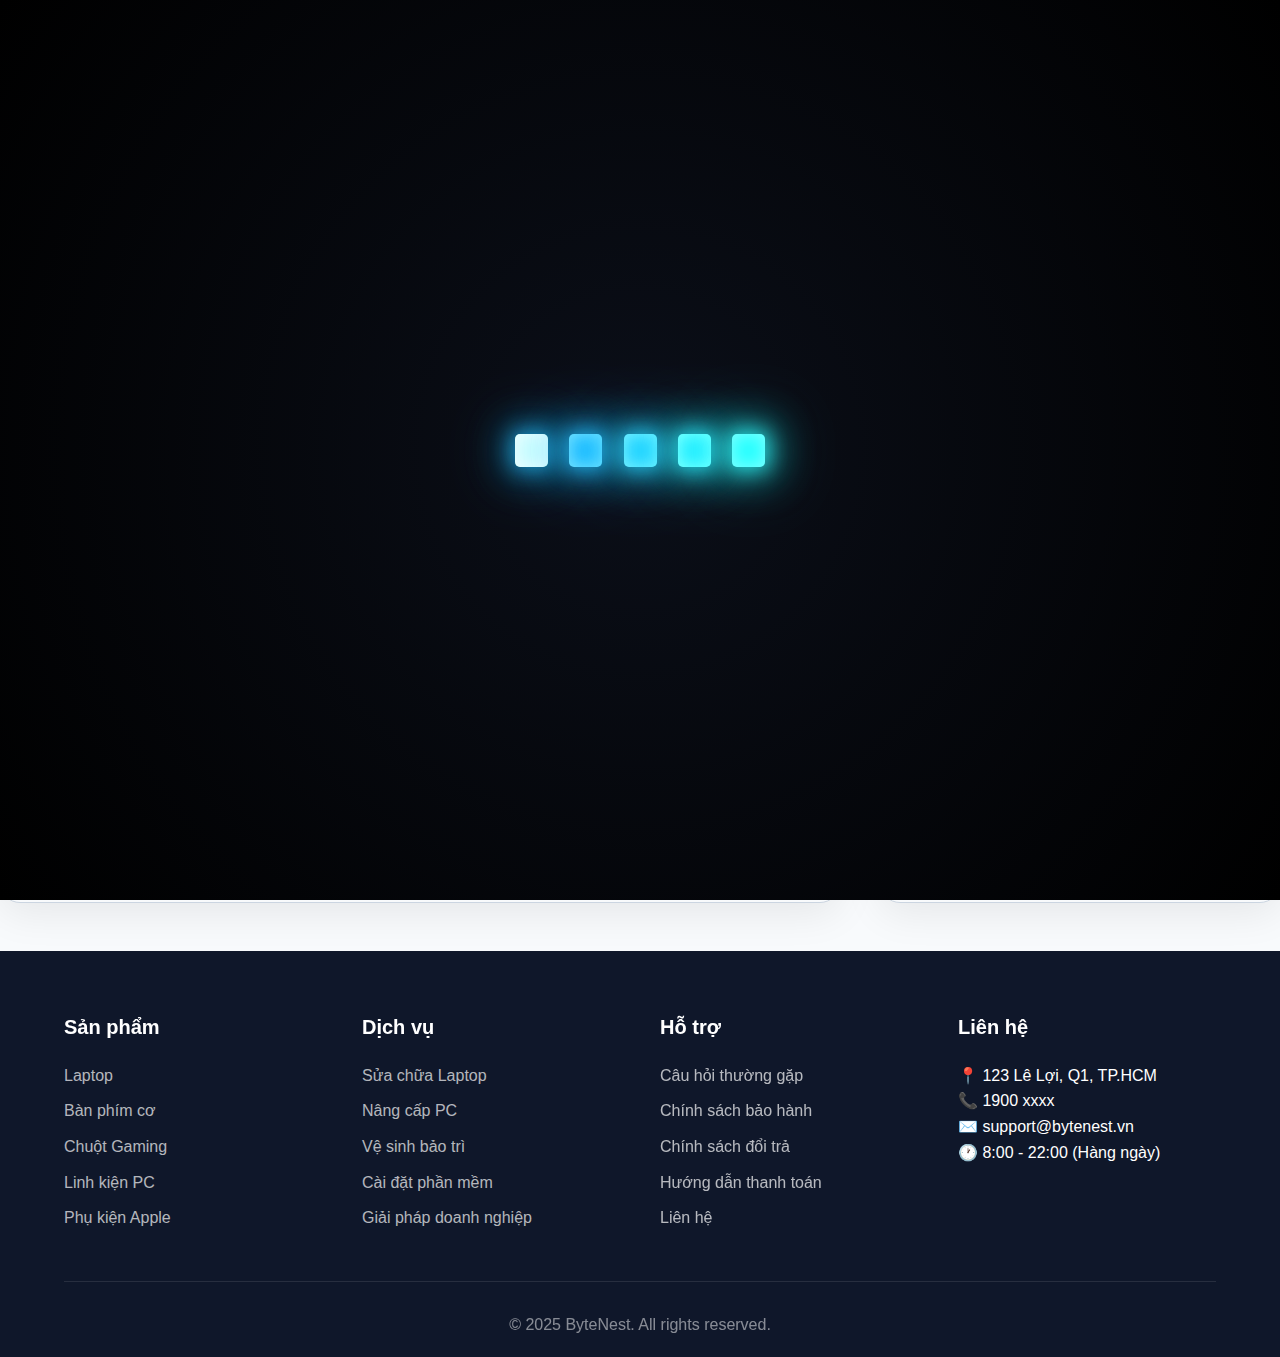
<file: cart.html>
<!DOCTYPE html>
<html lang="vi">
<head>
    <meta charset="UTF-8">
    <meta name="viewport" content="width=device-width, initial-scale=1.0">
    <title>Cart - ByteNest</title>
    <link rel="stylesheet" href="css/style.css">
    <link rel="stylesheet" href="css/pages/cart.css">
    <script src="js/main.js" defer></script>
    <script src="js/cart.js" defer></script>
    <script src="js/theme.js" defer></script>
    <script src="js/ui.js" defer></script>
    <script src="js/animations.js" defer></script>
    <script src="js/slider.js" defer></script>
    <link rel="icon" href="assets/favicon.ico" type="image/x-icon">
    
    <link rel="stylesheet" href="https://cdn.jsdelivr.net/npm/bootstrap-icons@1.11.3/font/bootstrap-icons.min.css">
</head>
<body>
    <div id="loading-screen">
        <div class="loader" role="status" aria-label="Loading">
            <span class="loader__box"></span>
            <span class="loader__box"></span>
            <span class="loader__box"></span>
            <span class="loader__box"></span>
            <span class="loader__box"></span>
        </div>
    </div>

    <button id="scrollTopBtn" title="Lên đầu trang">
        <svg xmlns="http://www.w3.org/2000/svg" viewBox="0 0 24 24" fill="currentColor">
            <path d="M11.9999 10.8284L7.05019 15.7782L5.63599 14.364L11.9999 8L18.3639 14.364L16.9497 15.7782L11.9999 10.8284Z"></path>
        </svg>
    </button>

    <!-- ▼▼▼ PHẦN DUY NHẤT ĐƯỢC CHỈNH SỬA (ĐỂ SỬA LỖI CHỮ ĐỨNG YÊN) ▼▼▼ -->
    <div class="promo-bar">
        <div class="promo-content">
            
            <!-- 1. Thêm DIV bọc "marquee-text" -->
            <div class="marquee-text">
                
                <!-- 2. Bộ tin nhắn GỐC -->
                <span>🎉 FREESHIP cho đơn hàng trên 500K | Nhập mã: <strong>TECH2025</strong> giảm thêm 10%</span>
                <span>🎉 SALE OFF cho đơn hàng trên 1 triệu | Nhập mã: <strong>TOTHENESTTEC</strong> giảm thêm 20%</span>
                <span>🎉 BUILD PC ĐỘC QUYỀN | Nhập mã: <strong>BUILDNEST</strong> giảm ngay 500K</span>
                <span>🎉 DỊCH VỤ SỬA CHỮA | Nhập mã: <strong>FIXITFAST</strong> giảm 15% tổng hóa đơn</span>
                <span>🔥 Sản phẩm Chính hãng – Xuất VAT đầy đủ</span>
                
                <!-- 3. Bộ tin nhắn LẶP LẠI (copy y hệt để chạy liền mạch) -->
                <span>🎉 FREESHIP cho đơn hàng trên 500K | Nhập mã: <strong>TECH2025</strong> giảm thêm 10%</span>
                <span>🎉 SALE OFF cho đơn hàng trên 1 triệu | Nhập mã: <strong>TOTHENESTTEC</strong> giảm thêm 20%</span>
                <span>🎉 BUILD PC ĐỘC QUYỀN | Nhập mã: <strong>BUILDNEST</strong> giảm ngay 500K</span>
                <span>🎉 DỊCH VỤ SỬA CHỮA | Nhập mã: <strong>FIXITFAST</strong> giảm 15% tổng hóa đơn</span>
                <span>🔥 Sản phẩm Chính hãng – Xuất VAT đầy đủ</span>
            
            </div> <!-- Kết thúc .marquee-text -->
        </div> <!-- Kết thúc .promo-content -->
        
        <button class="close-promo-btn">
            <svg class="icon" xmlns="http://www.w3.org/2000/svg" fill="none" viewBox="0 0 24 24" stroke-width="1.5" stroke="currentColor">
                <path stroke-linecap="round" stroke-linejoin="round" d="M6 18L18 6M6 6l12 12" />
            </svg>
        </button>
    </div>

    <header>
        <div class="header-top">
            <a href="index.html" class="logo-link">
                <img src="assets/logo.png" alt="ByteNest Logo" class="logo">
            </a>
            
            <div class="search-bar">
                <input type="text" placeholder="Tìm kiếm sản phẩm, dịch vụ..." data-i18n-placeholder="search.placeholder">
                <button>
                    <svg class="icon" xmlns="http://www.w3.org/2000/svg" viewBox="0 0 24 24" fill="currentColor">
                        <path d="M18.031 16.6168L22.3137 20.8995L20.8995 22.3137L16.6168 18.031C15.0769 19.263 13.124 20 11 20C6.032 20 2 15.968 2 11C2 6.032 6.032 2 11 2C15.968 2 20 6.032 20 11C20 13.124 19.263 15.0769 18.031 16.6168ZM16.0247 15.8748C17.2475 14.6146 18 12.8956 18 11C18 7.1325 14.8675 4 11 4C7.1325 4 4 7.1325 4 11C4 14.8675 7.1325 18 11 18C12.8956 18 14.6146 17.2475 15.8748 16.0247L16.0247 15.8748Z"></path>
                    </svg>
                </button>
            </div>

            <div class="desktop-nav">
                <nav>
                    <ul>
                        <li class="dropdown">
                            <a href="products.html" data-i18n="nav.products">Sản phẩm</a>
                            <div class="dropdown-content">
                                <div class="dropdown-section">
                                    <h4><span class="section-icon"><i class="bi bi-laptop"></i></span>PC & Laptop</h4>
                                    <a href="products.html?category=laptop">Laptop Gaming</a>
                                    <a href="products.html?category=laptop-office">Laptop Văn phòng</a>
                                    <a href="products.html?category=laptop-graphic">Laptop Đồ họa</a>
                                    <a href="products.html?category=pc">PC Gaming</a>
                                </div>
                                <div class="dropdown-section">
                                    <h4><span class="section-icon"><i class="bi bi-keyboard"></i></span>Phụ kiện | Gear</h4>
                                    <a href="products.html?category=keyboard">Bàn phím cơ</a>
                                    <a href="products.html?category=mouse">Chuột</a>
                                    <a href="products.html?category=headset">Tai nghe | Không dây</a>
                                    <a href="products.html?category=monitor">Màn hình</a>
                                    <a href="products.html?category=chair">Ghế Gaming</a>
                                </div>
                                <div class="dropdown-section">
                                    <h4><span class="section-icon"><i class="bi bi-cpu"></i></span>Linh kiện PC</h4>
                                    <a href="products.html?category=cpu">CPU</a>
                                    <a href="products.html?category=vga">VGA</a>
                                    <a href="products.html?category=ram-pc">RAM</a>
                                    <a href="products.html?category=ssd">SSD</a>
                                    <a href="products.html?category=motherboard">Mainboard</a>
                                </div>
                                <div class="dropdown-section">
                                    <h4><span class="section-icon"><i class="bi bi-memory"></i></span>Linh kiện Laptop</h4>
                                    <a href="products.html?category=ram-laptop">RAM</a>
                                    <a href="products.html?category=hdd-laptop">Ổ cứng</a>
                                    <a href="products.html?category=battery">Pin</a>
                                    <a href="products.html?category=adapter">Sạc Adapter</a>
                                </div>
                                <div class="dropdown-section">
                                    <h4><span class="section-icon"><i class="bi bi-plug"></i></span>Phụ kiện khác</h4>
                                    <a href="products.html?category=webcam">Webcam</a>
                                    <a href="products.html?category=hub">Hub & Dock</a>
                                    <a href="products.html?category=cable">Cáp & Adapter</a>
                                    <a href="products.html?category=case">Case & Bao da</a>
                                    <a href="products.html?category=other">Khác</a>
                                </div>
                            </div>
                        </li>
                        <li class="nav-item no-dropdown"><a href="services.html" data-i18n="nav.services">Dịch vụ</a></li>
                        <li class="nav-item no-dropdown"><a href="solutions.html" data-i18n="nav.solutions">Giải pháp</a></li>
                        <li class="nav-item no-dropdown"><a href="blog.html" data-i18n="nav.blog">ByteBlog</a></li>
                        <li class="nav-item no-dropdown"><a href="contact.html" data-i18n="nav.contact">Liên hệ</a></li>
                    </ul>
                </nav>
            </div>

            <div class="header-actions">
                <button class="theme-toggle-btn" onclick="toggleDarkMode()" data-i18n-title="theme.toggle_title" title="Chế độ tối">
                    <svg class="icon sun" xmlns="http://www.w3.org/2000/svg" fill="none" viewBox="0 0 24 24" stroke-width="1.5" stroke="currentColor">
                        <path stroke-linecap="round" stroke-linejoin="round" d="M12 3v2.25m6.364.386l-1.591 1.591M21 12h-2.25m-.386 6.364l-1.591-1.591M12 18.75V21m-4.773-4.227l-1.591 1.591M5.25 12H3m4.227-4.773L5.636 5.636M15.75 12a3.75 3.75 0 11-7.5 0 3.75 3.75 0 017.5 0z" />
                    </svg>
                    <svg class="icon moon" xmlns="http://www.w3.org/2000/svg" fill="none" viewBox="0 0 24 24" stroke-width="1.5" stroke="currentColor">
                        <path stroke-linecap="round" stroke-linejoin="round" d="M21.752 15.002A9.718 9.718 0 0118 15.75c-5.385 0-9.75-4.365-9.75-9.75 0-1.33.266-2.597.748-3.752A9.753 9.753 0 003 11.25C3 16.635 7.365 21 12.75 21a9.753 9.753 0 009.002-5.998z" />
                    </svg>
                </button>
                <button onclick="toggleLanguage()" id="langToggleBtn" data-i18n-title="lang.toggle_title" title="Ngôn ngữ">
                    <svg class="icon" xmlns="http://www.w3.org/2000/svg" fill="none" viewBox="0 0 24 24" stroke-width="1.5" stroke="currentColor">
                        <path stroke-linecap="round" stroke-linejoin="round" d="M10.5 21l5.25-11.25L21 21m-9-3h7.5M3 5.621a48.474 48.474 0 016-.371m0 0c1.12 0 2.233.038 3.334.114M9 5.25V3m3.334 2.364C11.176 10.658 7.69 15.08 3 17.502m9.334-12.138c.896.061 1.785.147 2.666.257m-4.589 8.495a18.023 18.023 0 01-3.827-5.802" />
                    </svg>
                </button>
                <a href="create-account.html" data-i18n-title="account.title" title="Tài khoản">
                    <svg class="icon" xmlns="http://www.w3.org/2000/svg" fill="none" viewBox="0 0 24 24" stroke-width="1.5" stroke="currentColor">
                        <path stroke-linecap="round" stroke-linejoin="round" d="M17.982 18.725A7.488 7.488 0 0012 15.75a7.488 7.488 0 00-5.982 2.975m11.963 0a9 9 0 10-11.963 0m11.963 0A8.966 8.966 0 0112 21a8.966 8.966 0 01-5.982-2.275M15 9.75a3 3 0 11-6 0 3 3 0 016 0z" />
                    </svg>
                </a>
                <a href="cart.html" data-i18n-title="cart.title" title="Giỏ hàng" style="position: relative;">
                    <svg class="icon" xmlns="http://www.w3.org/2000/svg" fill="none" viewBox="0 0 24 24" stroke-width="1.5" stroke="currentColor">
                        <path stroke-linecap="round" stroke-linejoin="round" d="M2.25 3h1.386c.51 0 .955.343 1.087.835l.383 1.437M7.5 14.25a3 3 0 00-3 3h15.75m-12.75-3h11.218c.51 0 .962-.343 1.087-.835l1.823-6.441a.75.75 0 00-.543-.922H5.821a.75.75 0 00-.722.534L3 14.25zM7.5 14.25a3 3 0 00-3 3h15.75m-12.75-3h11.218c.51 0 .962-.343 1.087-.835l1.823-6.441a.75.75 0 00-.543-.922H5.821a.75.75 0 00-.722.534L3 14.25zM7.5 14.25h11.218m-13.5 3a3 3 0 116 0 3 3 0 01-6 0z" />
                    </svg>
                    <span class="cart-badge" id="cartCount">0</span>
                </a>
                
                <button class="mobile-menu-btn" onclick="toggleMobileMenu()" aria-expanded="false" aria-controls="mobileNav">
                    <svg class="icon" xmlns="http://www.w3.org/2000/svg" fill="none" viewBox="0 0 24 24" stroke-width="1.5" stroke="currentColor">
                        <path stroke-linecap="round" stroke-linejoin="round" d="M3.75 6.75h16.5M3.75 12h16.5m-16.5 5.25h16.5" />
                    </svg>
                </button>
            </div> 
        </div>
    </header>

    <main class="container" id="cart">
        <!-- <div class="section-title">
            <h2>Giỏ hàng của bạn</h2>
            <p>Xem, chỉnh sửa sản phẩm trong giỏ và tiến hành thanh toán.</p>
        </div> -->

        <div class="cart-grid">
            <section class="cart-items" aria-labelledby="cart-heading">
                <h3 id="cart-heading" class="sr-only">Danh sách sản phẩm trong giỏ</h3>
                <div id="cartItems">
                    <!-- Cart items will be injected here by js/cart.js -->
                    <div class="cart-empty">
                        <p>Giỏ hàng của bạn hiện đang trống.</p>
                        <a href="products.html" class="btn" style="display: inline-block; padding: 1rem 2.5rem; background: linear-gradient(135deg, #667eea 0%, #764ba2 100%); color: white; border-radius: 30px; text-decoration: none; font-weight: 700; font-size: 1.1rem; box-shadow: 0 5px 20px rgba(111, 76, 255, 0.3);">Mua sắm ngay</a>
                    </div>
                </div>
            </section>

            <aside class="cart-summary" aria-labelledby="summary-heading">
                <h3 id="summary-heading">Tóm tắt đơn hàng</h3>
                <div class="summary-row">
                    <span>Tạm tính:</span>
                    <span id="cartSubtotal">0₫</span>
                </div>
                <div class="summary-row">
                    <span>Phí vận chuyển:</span>
                    <span id="cartShipping">–</span>
                </div>
                <div class="summary-row total">
                    <span>Tổng cộng:</span>
                    <span id="cartTotal">0₫</span>
                </div>
                
                <!-- Payment Methods -->
                <div class="payment-methods">
                    <h4>Phương thức thanh toán</h4>
                    <div class="payment-icons">
                        <img src="assets/payments/visa.svg" alt="Visa" title="Visa">
                        <img src="assets/payments/mastercard.svg" alt="Mastercard" title="Mastercard">
                        <img src="assets/payments/momo.svg" alt="MoMo" title="MoMo">
                        <img src="assets/payments/zalopay.svg" alt="ZaloPay" title="ZaloPay">
                        <img src="assets/payments/vnpay.svg" alt="VNPay" title="VNPay">
                        <img src="assets/payments/applepay.svg" alt="Apple Pay" title="Apple Pay">
                    </div>
                </div>
                
                <button id="checkoutBtn" class="btn btn-primary" disabled>Tiến hành thanh toán</button>
                <button id="clearCartBtn" class="btn btn-secondary">Xóa giỏ hàng</button>
            </aside>
        </div>
    </main>

    <footer>
        <div class="footer-grid">

            <div class="footer-column">
                <h3 data-i18n="footer.products">Sản phẩm</h3>
                <ul>
                    <li><a href="#">Laptop</a></li>
                    <li><a href="#">Bàn phím cơ</a></li>
                    <li><a href="#">Chuột Gaming</a></li>
                    <li><a href="#">Linh kiện PC</a></li>
                    <li><a href="#">Phụ kiện Apple</a></li>
                </ul>
            </div>

            <div class="footer-column">
                <h3 data-i18n="footer.services">Dịch vụ</h3>
                <ul>
                    <li><a href="#" data-i18n="services.repair">Sửa chữa Laptop</a></li>
                    <li><a href="#" data-i18n="services.upgrade">Nâng cấp PC</a></li>
                    <li><a href="#" data-i18n="services.maintenance">Vệ sinh bảo trì</a></li>
                    <li><a href="#" data-i18n="services.software">Cài đặt phần mềm</a></li>
                    <li><a href="#" data-i18n="services.consultation">Giải pháp doanh nghiệp</a></li>
                </ul>
            </div>

            <div class="footer-column">
                <h3 data-i18n="footer.support">Hỗ trợ</h3>
                <ul>
                    <li><a href="#" data-i18n="footer.faq">Câu hỏi thường gặp</a></li>
                    <li><a href="#" data-i18n="footer.warranty">Chính sách bảo hành</a></li>
                    <li><a href="#" data-i18n="footer.return_policy">Chính sách đổi trả</a></li>
                    <li><a href="#" data-i18n="footer.payment">Hướng dẫn thanh toán</a></li>
                    <li><a href="#" data-i18n="nav.contact">Liên hệ</a></li>
                </ul>
            </div>

            <div class="footer-column">
                <h3 data-i18n="footer.contact">Liên hệ</h3>
                <ul>
                    <li>📍 123 Lê Lợi, Q1, TP.HCM</li>
                    <li>📞 1900 xxxx</li>
                    <li>✉️ support@bytenest.vn</li>
                    <li>🕐 8:00 - 22:00 (Hàng ngày)</li>
                </ul>
            </div>
        </div>

        <div class="footer-bottom">
            <p data-i18n="footer.copyright">&copy; 2025 ByteNest. All rights reserved. | Designed by KALD</p>
        </div>
    </footer>

    <div class="popup-overlay" id="salePopup">
        <div class="popup-content">
            <button class="popup-close" onclick="closePopup()">&times;</button>
            <h2>🎉 Chào mừng đến ByteNest!</h2>
            <p>Nhận ngay mã giảm giá 15% cho đơn hàng đầu tiên</p>
            <div class="promo-code">WELCOME15</div>
            <button class="btn btn-primary" onclick="closePopup()">Bắt đầu mua sắm</button>
        </div>
    </div>


    <div class="mobile-nav-container" id="mobileNav" aria-hidden="true" role="dialog" aria-modal="true" aria-label="Navigation menu">
        <button class="mobile-menu-close" onclick="toggleMobileMenu()" data-i18n-title="nav.close">
            <svg class="icon" xmlns="http://www.w3.org/2000/svg" fill="none" viewBox="0 0 24 24" stroke-width="1.5" stroke="currentColor">
                <path stroke-linecap="round" stroke-linejoin="round" d="M6 18L18 6M6 6l12 12" />
            </svg>
        </button>
        <nav>
            <ul>
                <li><a href="index.html" data-i18n="nav.home">Trang chủ</a></li>
                <li class="mobile-dropdown">
                    <a href="products.html" onclick="toggleMobileSubmenu(event)" data-i18n="nav.products">Sản phẩm <span class="dropdown-arrow">▼</span></a>
                    <ul class="mobile-submenu">
                        <li><a href="products.html?category=laptop">Laptop Gaming</a></li>
                        <li><a href="products.html?category=laptop-office">Laptop Văn phòng</a></li>
                        <li><a href="products.html?category=laptop-graphic">Laptop Đồ họa</a></li>
                        <li><a href="products.html?category=macbook">MacBook</a></li>
                        <li><a href="products.html?category=pc">PC Gaming</a></li>
                        <li><a href="products.html?category=keyboard">Bàn phím cơ</a></li>
                        <li><a href="products.html?category=mouse">Chuột Gaming</a></li>
                        <li><a href="products.html?category=headset">Tai nghe Gaming</a></li>
                        <li><a href="products.html?category=cpu">CPU</a></li>
                        <li><a href="products.html?category=vga">VGA</a></li>
                        <li><a href="products.html?category=ram">RAM</a></li>
                        <li><a href="products.html?category=ssd">SSD</a></li>
                        <li><a href="products.html?category=iphone">iPhone</a></li>
                        <li><a href="products.html?category=ipad">iPad</a></li>
                        <li><a href="products.html?category=airpods">AirPods</a></li>
                    </ul>
                </li>
                <li><a href="services.html" data-i18n="nav.services">Dịch vụ</a></li>
                <li><a href="solutions.html" data-i18n="nav.solutions">Giải pháp</a></li>
                <li><a href="blog.html" data-i18n="nav.blog">ByteBlog</a></li>
                <li><a href="contact.html" data-i18n="nav.contact">Liên hệ</a></li>
            </ul>
        </nav>
    </div>
</body>
</html>
</file>
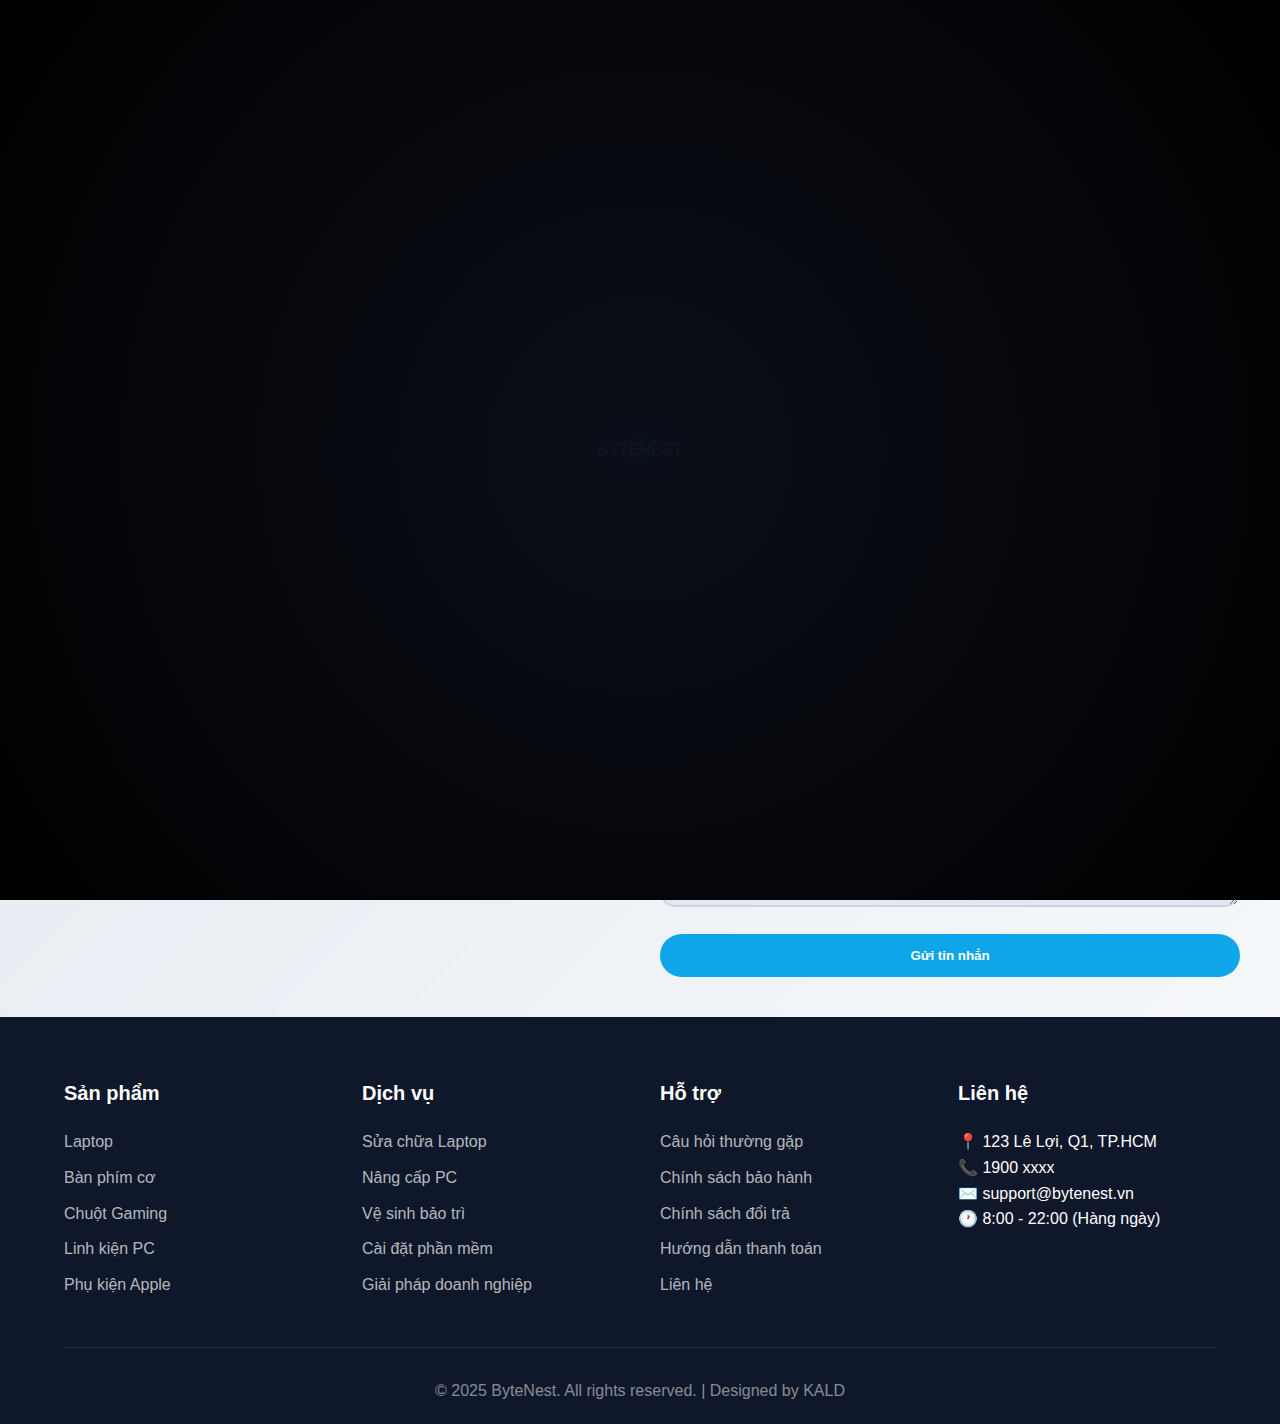
<file: contact.html>
<!DOCTYPE html>
<html lang="vi">
<head>
    <meta charset="UTF-8">
    <meta name="viewport" content="width=device-width, initial-scale=1.0">
    <title>CONTACT - ByteNest</title>
    <link rel="stylesheet" href="css/style.css">
    <link rel="stylesheet" href="css/pages/contact.css">
    <script src="js/main.js" defer></script>
    <script src="js/cart.js" defer></script>
    <script src="js/theme.js" defer></script>
    <script src="js/ui.js" defer></script>
    <script src="js/animations.js" defer></script>
    <link rel="stylesheet" href="https://cdn.jsdelivr.net/npm/bootstrap-icons@1.11.3/font/bootstrap-icons.min.css">
    <link rel="icon" href="assets/favicon.ico" type="image/x-icon">
    
</head>
<body>
    <!-- PHẦN NÀY GIỮ NGUYÊN -->
    <div id="loading-screen">
        <div class="light-sweep"></div>
        <div class="logo-reveal"><span>BYTENEST</span></div>
    </div>

    <!-- PHẦN NÀY GIỮ NGUYÊN -->
    <button id="scrollTopBtn" title="Lên đầu trang">
        <svg xmlns="http://www.w3.org/2000/svg" viewBox="0 0 24 24" fill="currentColor">
            <path d="M11.9999 10.8284L7.05019 15.7782L5.63599 14.364L11.9999 8L18.3639 14.364L16.9497 15.7782L11.9999 10.8284Z"></path>
        </svg>
    </button>

    <!-- ▼▼▼ PHẦN DUY NHẤT ĐƯỢC CHỈNH SỬA (ĐỂ SỬA LỖI CHỮ ĐỨNG YÊN) ▼▼▼ -->
    <div class="promo-bar">
        <div class="promo-content">
            
            <!-- 1. Thêm DIV bọc "marquee-text" -->
            <div class="marquee-text">
                
                <!-- 2. Bộ tin nhắn GỐC -->
                <span>🎉 FREESHIP cho đơn hàng trên 500K | Nhập mã: <strong>TECH2025</strong> giảm thêm 10%</span>
                <span>🎉 SALE OFF cho đơn hàng trên 1 triệu | Nhập mã: <strong>TOTHENESTTEC</strong> giảm thêm 20%</span>
                <span>🎉 BUILD PC ĐỘC QUYỀN | Nhập mã: <strong>BUILDNEST</strong> giảm ngay 500K</span>
                <span>🎉 DỊCH VỤ SỬA CHỮA | Nhập mã: <strong>FIXITFAST</strong> giảm 15% tổng hóa đơn</span>
                <span>🎉 MUA KÈM GEAR (Phím, Chuột) | Nhập mã: <strong>GEARUP</strong> giảm 12%</span>
                
                <!-- 3. Bộ tin nhắn LẶP LẠI (copy y hệt để chạy liền mạch) -->
                <span>🎉 FREESHIP cho đơn hàng trên 500K | Nhập mã: <strong>TECH2025</strong> giảm thêm 10%</span>
                <span>🎉 SALE OFF cho đơn hàng trên 1 triệu | Nhập mã: <strong>TOTHENESTTEC</strong> giảm thêm 20%</span>
                <span>🎉 BUILD PC ĐỘC QUYỀN | Nhập mã: <strong>BUILDNEST</strong> giảm ngay 500K</span>
                <span>🎉 DỊCH VỤ SỬA CHỮA | Nhập mã: <strong>FIXITFAST</strong> giảm 15% tổng hóa đơn</span>
                <span>🎉 MUA KÈM GEAR (Phím, Chuột) | Nhập mã: <strong>GEARUP</strong> giảm 12%</span>
            
            </div> <!-- Kết thúc .marquee-text -->
        </div> <!-- Kết thúc .promo-content -->
        
        <button class="close-promo-btn">
            <svg class="icon" xmlns="http://www.w3.org/2000/svg" fill="none" viewBox="0 0 24 24" stroke-width="1.5" stroke="currentColor">
                <path stroke-linecap="round" stroke-linejoin="round" d="M6 18L18 6M6 6l12 12" />
            </svg>
        </button>
    </div>

    <header>
        <div class="header-top">
            <a href="index.html" class="logo-link">
                <img src="assets/logo.png" alt="ByteNest Logo" class="logo">
            </a>
            
            <div class="search-bar">
                <input type="text" placeholder="Tìm kiếm sản phẩm, dịch vụ...">
                <button>
                    <svg class="icon" xmlns="http://www.w3.org/2000/svg" viewBox="0 0 24 24" fill="currentColor">
                        <path d="M18.031 16.6168L22.3137 20.8995L20.8995 22.3137L16.6168 18.031C15.0769 19.263 13.124 20 11 20C6.032 20 2 15.968 2 11C2 6.032 6.032 2 11 2C15.968 2 20 6.032 20 11C20 13.124 19.263 15.0769 18.031 16.6168ZM16.0247 15.8748C17.2475 14.6146 18 12.8956 18 11C18 7.1325 14.8675 4 11 4C7.1325 4 4 7.1325 4 11C4 14.8675 7.1325 18 11 18C12.8956 18 14.6146 17.2475 15.8748 16.0247L16.0247 15.8748Z"></path>
                    </svg>
                </button>
            </div>

            <div class="desktop-nav">
                <nav>
                    <ul>
                        <li class="dropdown">
                            <a href="products.html">Sản phẩm</a>
                            <div class="dropdown-content">
                                <div class="dropdown-section">
                                    <h4><span class="section-icon"><i class="bi bi-laptop"></i></span>PC & Laptop</h4>
                                    <a href="products.html?category=laptop">Laptop Gaming</a>
                                    <a href="products.html?category=laptop-office">Laptop Văn phòng</a>
                                    <a href="products.html?category=laptop-graphic">Laptop Đồ họa</a>
                                    <a href="products.html?category=pc">PC Gaming</a>
                                </div>
                                <div class="dropdown-section">
                                    <h4><span class="section-icon"><i class="bi bi-keyboard"></i></span>Phụ kiện | Gear</h4>
                                    <a href="products.html?category=keyboard">Bàn phím cơ</a>
                                    <a href="products.html?category=mouse">Chuột</a>
                                    <a href="products.html?category=headset">Tai nghe | Không dây</a>
                                    <a href="products.html?category=monitor">Màn hình</a>
                                    <a href="products.html?category=chair">Ghế Gaming</a>
                                </div>
                                <div class="dropdown-section">
                                    <h4><span class="section-icon"><i class="bi bi-cpu"></i></span>Linh kiện PC</h4>
                                    <a href="products.html?category=cpu">CPU</a>
                                    <a href="products.html?category=vga">VGA</a>
                                    <a href="products.html?category=ram-pc">RAM</a>
                                    <a href="products.html?category=ssd">SSD</a>
                                    <a href="products.html?category=motherboard">Mainboard</a>
                                </div>
                                <div class="dropdown-section">
                                    <h4><span class="section-icon"><i class="bi bi-memory"></i></span>Linh kiện Laptop</h4>
                                    <a href="products.html?category=ram-laptop">RAM</a>
                                    <a href="products.html?category=hdd-laptop">Ổ cứng</a>
                                    <a href="products.html?category=battery">Pin</a>
                                    <a href="products.html?category=adapter">Sạc Adapter</a>
                                </div>
                                <div class="dropdown-section">
                                    <h4><span class="section-icon"><i class="bi bi-plug"></i></span>Phụ kiện khác</h4>
                                    <a href="products.html?category=webcam">Webcam</a>
                                    <a href="products.html?category=hub">Hub & Dock</a>
                                    <a href="products.html?category=cable">Cáp & Adapter</a>
                                    <a href="products.html?category=case">Case & Bao da</a>
                                    <a href="products.html?category=other">Khác</a>
                                </div>
                            </div>
                        </li>
                        <li class="nav-item no-dropdown"><a href="services.html">Dịch vụ</a></li>
                        <li class="nav-item no-dropdown"><a href="solutions.html">Giải pháp</a></li>
                        <li class="nav-item no-dropdown"><a href="blog.html">ByteBlog</a></li>
                        <li class="nav-item no-dropdown"><a href="contact.html">Liên hệ</a></li>
                    </ul>
                </nav>
            </div>

            <div class="header-actions">
                <button class="theme-toggle-btn" onclick="toggleDarkMode()" title="Chế độ tối">
                    <svg class="icon sun" xmlns="http://www.w3.org/2000/svg" fill="none"
                        viewBox="0 0 24 24" stroke-width="1.5" stroke="currentColor">
                        <path stroke-linecap="round" stroke-linejoin="round"
                            d="M12 3v2.25m6.364.386l-1.591 1.591M21 12h-2.25m-.386
                            6.364l-1.591-1.591M12 18.75V21m-4.773-4.227l-1.591
                            1.591M5.25 12H3m4.227-4.773L5.636 5.636M15.75
                            12a3.75 3.75 0 11-7.5 0 3.75 3.75 0 017.5 0z" />
                    </svg>
                    <svg class="icon moon" xmlns="http://www.w3.org/2000/svg" fill="none"
                        viewBox="0 0 24 24" stroke-width="1.5" stroke="currentColor">
                        <path stroke-linecap="round" stroke-linejoin="round"
                            d="M21.752 15.002A9.718 9.718 0 0118
                            15.75c-5.385 0-9.75-4.365-9.75-9.75
                            0-1.33.266-2.597.748-3.752A9.753
                            9.753 0 003 11.25C3 16.635 7.365
                            21 12.75 21a9.753 9.753 0 009.002-5.998z" />
                    </svg>
                </button>
                <button onclick="toggleLanguage()" title="Ngôn ngữ">
                    <svg class="icon" xmlns="http://www.w3.org/2000/svg" fill="none" viewBox="0 0 24 24" stroke-width="1.5" stroke="currentColor">
                        <path stroke-linecap="round" stroke-linejoin="round" d="M10.5 21l5.25-11.25L21 21m-9-3h7.5M3 5.621a48.474 48.474 0 016-.371m0 0c1.12 0 2.233.038 3.334.114M9 5.25V3m3.334 2.364C11.176 10.658 7.69 15.08 3 17.502m9.334-12.138c.896.061 1.785.147 2.666.257m-4.589 8.495a18.023 18.023 0 01-3.827-5.802" />
                    </svg>
                </button>
                <a href="create-account.html" title="Tài khoản">
                    <svg class="icon" xmlns="http://www.w3.org/2000/svg" fill="none" viewBox="0 0 24 24" stroke-width="1.5" stroke="currentColor">
                        <path stroke-linecap="round" stroke-linejoin="round" d="M17.982 18.725A7.488 7.488 0 0012 15.75a7.488 7.488 0 00-5.982 2.975m11.963 0a9 9 0 10-11.963 0m11.963 0A8.966 8.966 0 0112 21a8.966 8.966 0 01-5.982-2.275M15 9.75a3 3 0 11-6 0 3 3 0 016 0z" />
                    </svg>
                </a>
                <button onclick="openCart()" title="Giỏ hàng">
                    <svg class="icon" xmlns="http://www.w3.org/2000/svg" fill="none" viewBox="0 0 24 24" stroke-width="1.5" stroke="currentColor">
                        <path stroke-linecap="round" stroke-linejoin="round" d="M2.25 3h1.386c.51 0 .955.343 1.087.835l.383 1.437M7.5 14.25a3 3 0 00-3 3h15.75m-12.75-3h11.218c.51 0 .962-.343 1.087-.835l1.823-6.441a.75.75 0 00-.543-.922H5.821a.75.75 0 00-.722.534L3 14.25zM7.5 14.25a3 3 0 00-3 3h15.75m-12.75-3h11.218c.51 0 .962-.343 1.087-.835l1.823-6.441a.75.75 0 00-.543-.922H5.821a.75.75 0 00-.722.534L3 14.25zM7.5 14.25h11.218m-13.5 3a3 3 0 116 0 3 3 0 01-6 0z" />
                    </svg>
                    <span class="cart-badge" id="cartCount">0</span>
                </button>
                
                <button class="mobile-menu-btn" onclick="toggleMobileMenu()" aria-expanded="false" aria-controls="mobileNav">
                    <svg class="icon" xmlns="http://www.w3.org/2000/svg" fill="none" viewBox="0 0 24 24" stroke-width="1.5" stroke="currentColor">
                        <path stroke-linecap="round" stroke-linejoin="round" d="M3.75 6.75h16.5M3.75 12h16.5m-16.5 5.25h16.5" />
                    </svg>
                </button>
            </div> 
        </div>
    </header>

    <div class="container" id="contact">
        <div class="section-title">
            <h2>Liên Hệ Với Chúng Tôi</h2>
            <p>Chúng tôi luôn sẵn sàng lắng nghe bạn. Vui lòng gửi yêu cầu hoặc ghé thăm cửa hàng.</p>
        </div>

        <div class="contact-grid">
            <div class="contact-info">
                <h3>Thông tin liên hệ</h3>
                <p>Ghé thăm chúng tôi tại cửa hàng hoặc gọi ngay để được tư vấn nhanh nhất.</p>
                <ul>
                    <li><span class="icon-text">📍</span> 123 Lê Lợi, Phường Bến Thành, Quận 1, TP.HCM</li>
                    <li><span class="icon-text">📞</span> 1900 xxxx (Hỗ trợ kỹ thuật)</li>
                    <li><span class="icon-text">✉️</span> support@bytenest.vn (Hỗ trợ & Báo giá)</li>
                    <li><span class="icon-text">🕐</span> 8:00 - 22:00 (Tất cả các ngày trong tuần)</li>
                </ul>
                <div class="contact-map">
                    <iframe src="https://www.google.com/maps/embed?pb=!1m18!1m12!1m3!1d3919.447474495123!2d106.69714341480066!3d10.77699119232076!2m3!1f0!2f0!3f0!3m2!1i1024!2i768!4f13.1!3m3!1m2!1s0x31752f39226e6c1b%3A0x6b75c8308581e1e0!2zQ2jhu6MgQuG6v24gVGjDoG5o!5e0!3m2!1svi!2s!4v1678888888888!5m2!1svi!2s" width="600" height="450" style="border:0;" allowfullscreen="" loading="lazy" referrerpolicy="no-referrer-when-downgrade"></iframe>
                </div>
            </div>

            <div class="contact-form">
                <h3>Gửi yêu cầu hỗ trợ</h3>
                <form id="contactForm">
                    <div class="form-group">
                        <label for="name">Họ và tên *</label>
                        <input type="text" id="name" name="name" required>
                    </div>
                    <div class="form-group">
                        <label for="email">Email *</label>
                        <input type="email" id="email" name="email" required>
                    </div>
                    <div class="form-group">
                        <label for="phone">Số điện thoại</label>
                        <input type="tel" id="phone" name="phone">
                    </div>
                    <div class="form-group">
                        <label for="subject">Chủ đề</label>
                        <input type="text" id="subject" name="subject">
                    </div>
                    <div class="form-group">
                        <label for="message">Nội dung tin nhắn *</label>
                        <textarea id="message" name="message" required></textarea>
                    </div>
                    <button type="submit" class="btn btn-primary">Gửi tin nhắn</button>
                </form>
            </div>
        </div>
    </div>

    <footer>
        <div class="footer-grid">

            <div class="footer-column">
                <h3>Sản phẩm</h3>
                <ul>
                    <li><a href="#">Laptop</a></li>
                    <li><a href="#">Bàn phím cơ</a></li>
                    <li><a href="#">Chuột Gaming</a></li>
                    <li><a href="#">Linh kiện PC</a></li>
                    <li><a href="#">Phụ kiện Apple</a></li>
                </ul>
            </div>

            <div class="footer-column">
                <h3>Dịch vụ</h3>
                <ul>
                    <li><a href="#">Sửa chữa Laptop</a></li>
                    <li><a href="#">Nâng cấp PC</a></li>
                    <li><a href="#">Vệ sinh bảo trì</a></li>
                    <li><a href="#">Cài đặt phần mềm</a></li>
                    <li><a href="#">Giải pháp doanh nghiệp</a></li>
                </ul>
            </div>

            <div class="footer-column">
                <h3>Hỗ trợ</h3>
                <ul>
                    <li><a href="#">Câu hỏi thường gặp</a></li>
                    <li><a href="#">Chính sách bảo hành</a></li>
                    <li><a href="#">Chính sách đổi trả</a></li>
                    <li><a href="#">Hướng dẫn thanh toán</a></li>
                    <li><a href="#">Liên hệ</a></li>
                </ul>
            </div>

            <div class="footer-column">
                <h3>Liên hệ</h3>
                <ul>
                    <li>📍 123 Lê Lợi, Q1, TP.HCM</li>
                    <li>📞 1900 xxxx</li>
                    <li>✉️ support@bytenest.vn</li>
                    <li>🕐 8:00 - 22:00 (Hàng ngày)</li>
                </ul>
            </div>
        </div>

        <div class="footer-bottom">
            <p>&copy; 2025 ByteNest. All rights reserved. | Designed by KALD</p>
        </div>
    </footer>

    <div class="popup-overlay" id="salePopup">
        <div class="popup-content">
            <button class="popup-close" onclick="closePopup()">&times;</button>
            <h2>🎉 Chào mừng đến ByteNest!</h2>
            <p>Nhận ngay mã giảm giá 15% cho đơn hàng đầu tiên</p>
            <div class="promo-code">WELCOME15</div>
            <button class="btn btn-primary" onclick="closePopup()">Bắt đầu mua sắm</button>
        </div>
    </div>


    <div class="mobile-nav-container" id="mobileNav" aria-hidden="true" role="dialog" aria-modal="true" aria-label="Navigation menu">
        <button class="mobile-menu-close" onclick="toggleMobileMenu()" data-i18n-title="nav.close">
            <svg class="icon" xmlns="http://www.w3.org/2000/svg" fill="none" viewBox="0 0 24 24" stroke-width="1.5" stroke="currentColor">
                <path stroke-linecap="round" stroke-linejoin="round" d="M6 18L18 6M6 6l12 12" />
            </svg>
        </button>
        <nav>
            <ul>
                <li><a href="index.html">Trang chủ</a></li>
                <li class="mobile-dropdown">
                    <a href="products.html" onclick="toggleMobileSubmenu(event)">Sản phẩm <span class="dropdown-arrow">▼</span></a>
                    <ul class="mobile-submenu">
                        <li><a href="products.html?category=laptop">Laptop Gaming</a></li>
                        <li><a href="products.html?category=laptop-office">Laptop Văn phòng</a></li>
                        <li><a href="products.html?category=laptop-graphic">Laptop Đồ họa</a></li>
                        <li><a href="products.html?category=macbook">MacBook</a></li>
                        <li><a href="products.html?category=pc">PC Gaming</a></li>
                        <li><a href="products.html?category=keyboard">Bàn phím cơ</a></li>
                        <li><a href="products.html?category=mouse">Chuột Gaming</a></li>
                        <li><a href="products.html?category=headset">Tai nghe Gaming</a></li>
                        <li><a href="products.html?category=cpu">CPU</a></li>
                        <li><a href="products.html?category=vga">VGA</a></li>
                        <li><a href="products.html?category=ram">RAM</a></li>
                        <li><a href="products.html?category=ssd">SSD</a></li>
                        <li><a href="products.html?category=iphone">iPhone</a></li>
                        <li><a href="products.html?category=ipad">iPad</a></li>
                        <li><a href="products.html?category=airpods">AirPods</a></li>
                    </ul>
                </li>
                <li><a href="services.html">Dịch vụ</a></li>
                <li><a href="solutions.html">Giải pháp</a></li>
                <li><a href="blog.html">ByteBlog</a></li>
                <li><a href="contact.html">Liên hệ</a></li>
            </ul>
        </nav>
    </div>
</body>
</html>
</file>
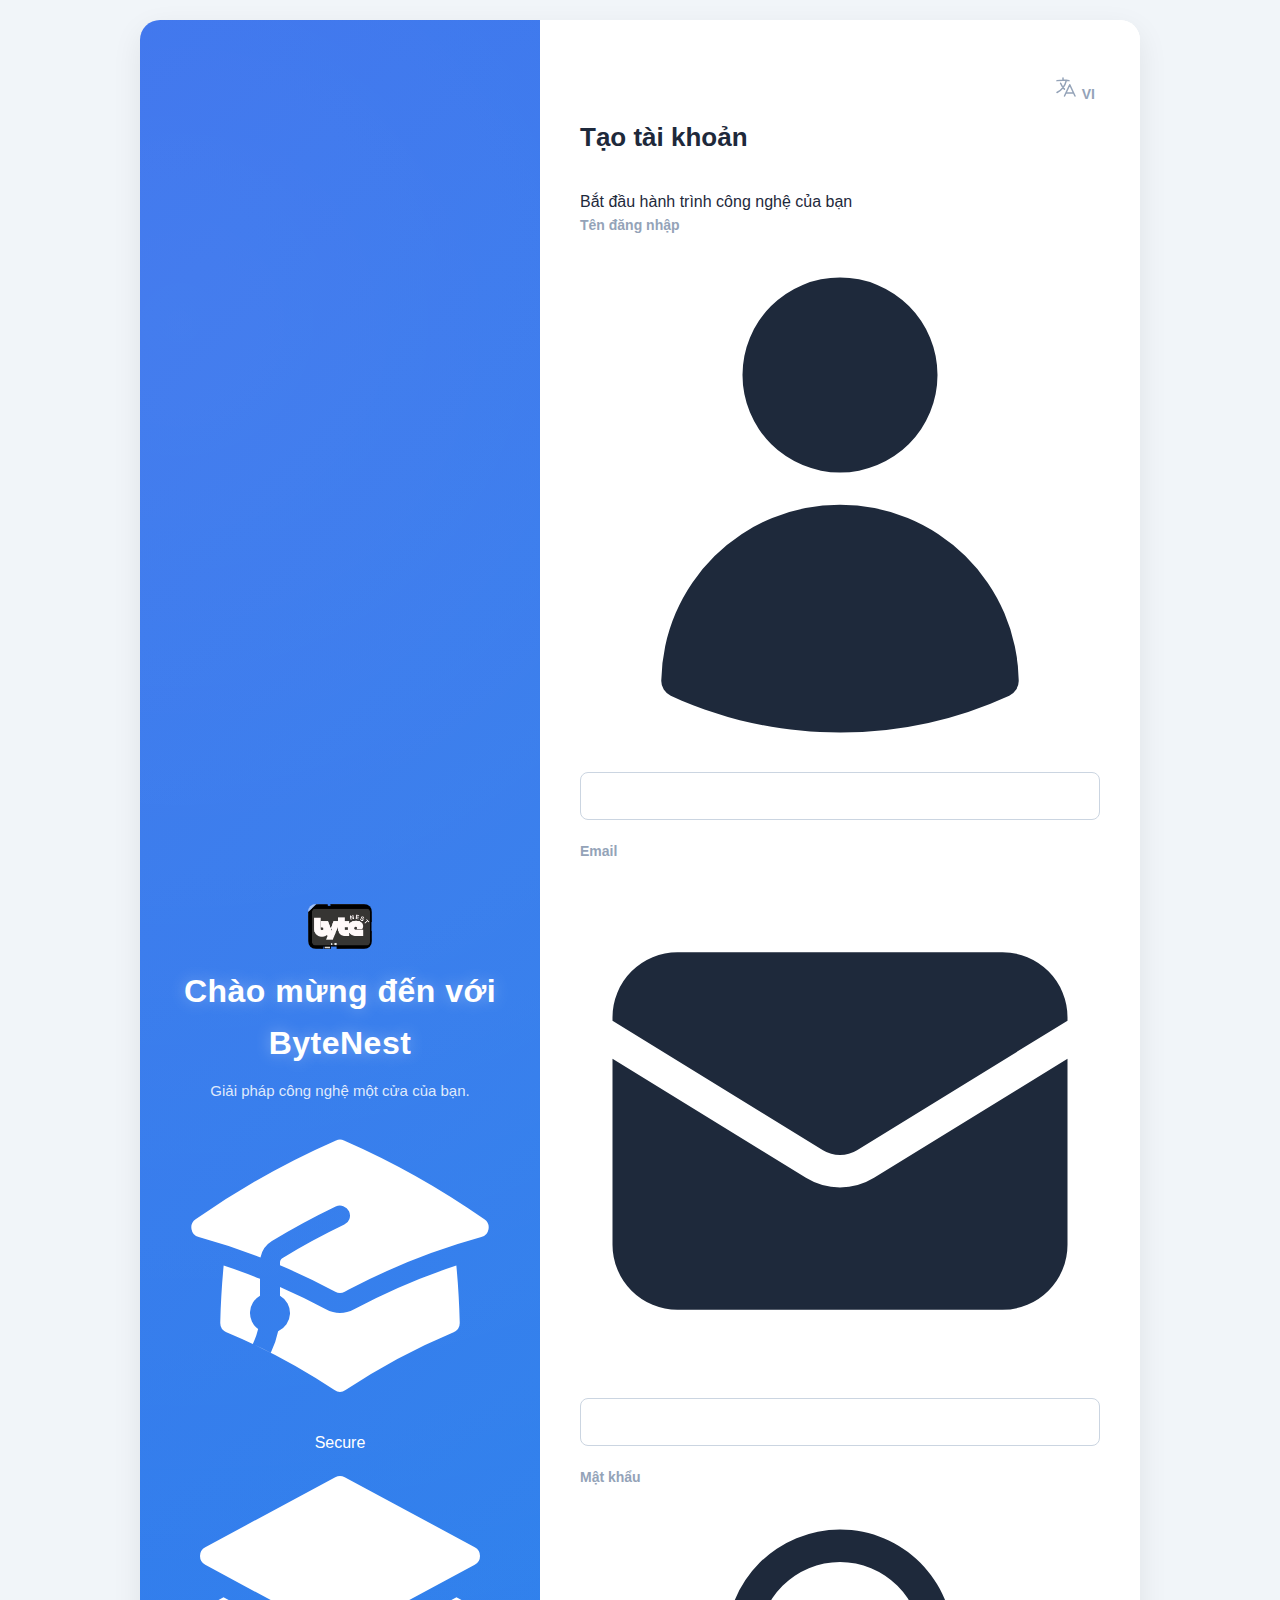
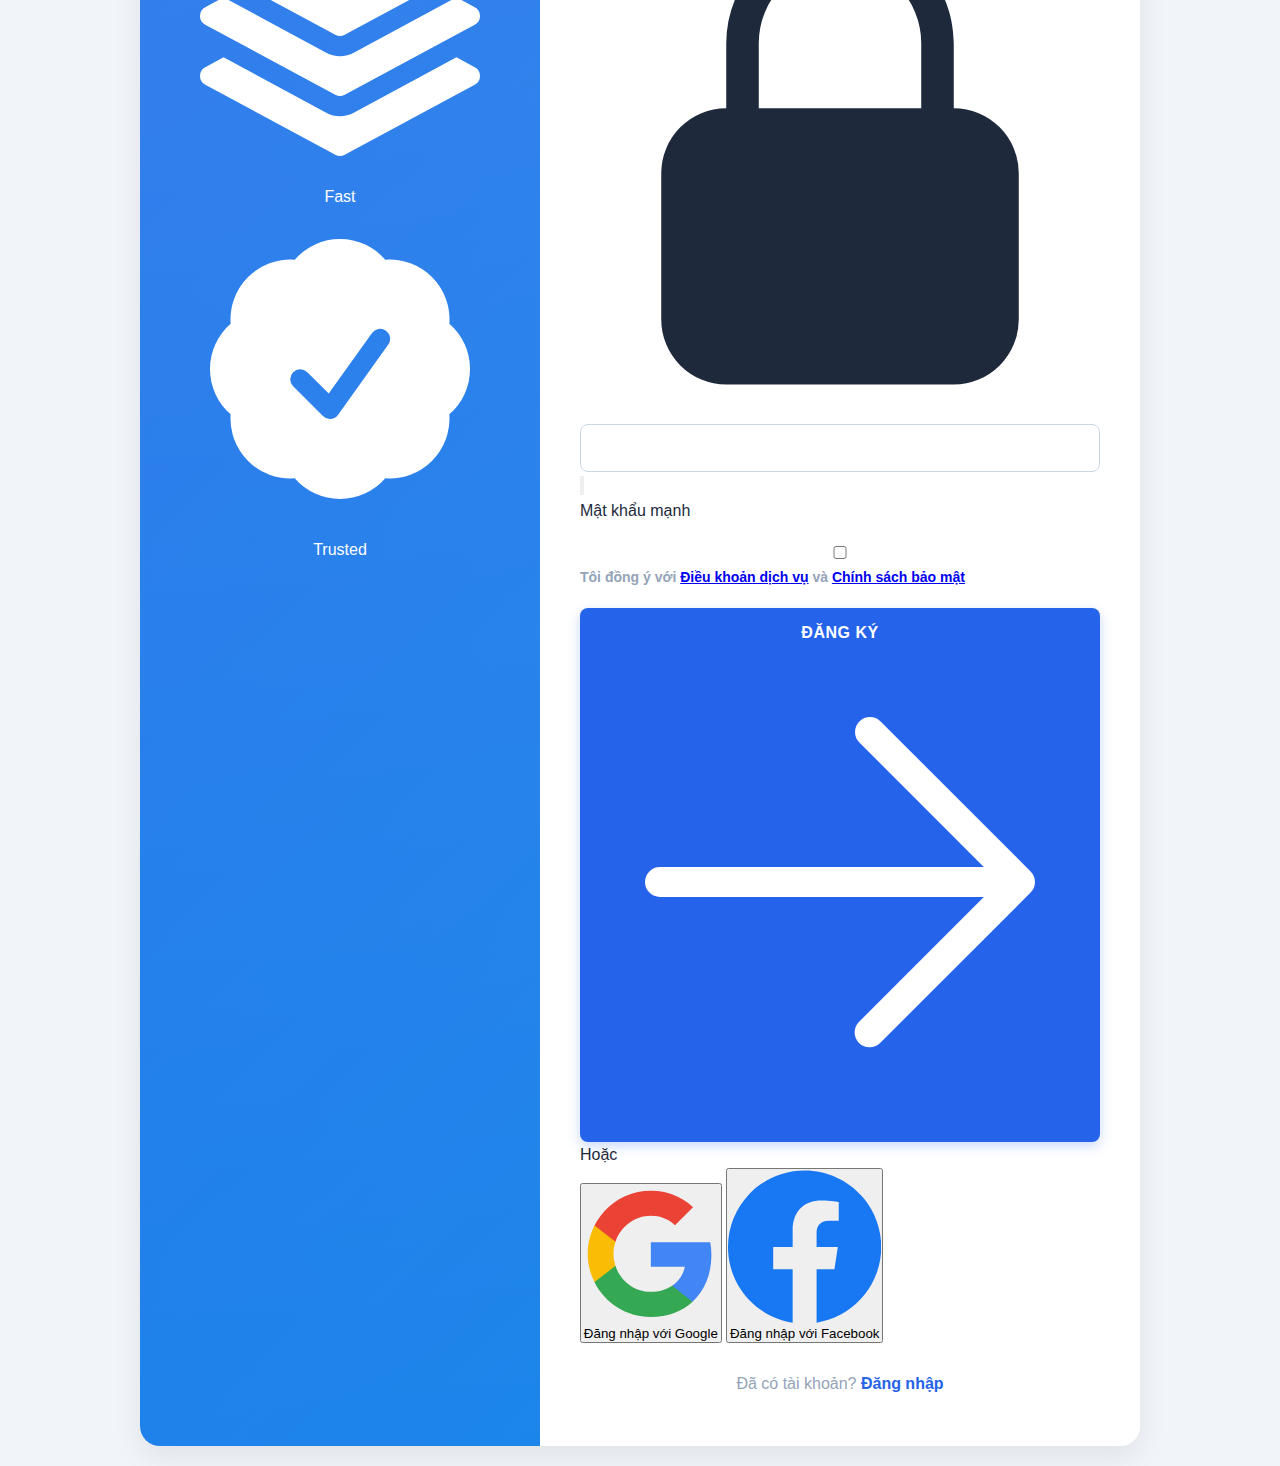
<file: create-account.html>
<!DOCTYPE html>
<html lang="vi">
<head>
    <meta charset="UTF-8">
    <meta name="viewport" content="width=device-width, initial-scale=1.0">
    <link rel="icon" href="assets/favicon.ico" type="image/x-icon">
    <title>Create Account - ByteNest</title>
    <link rel="stylesheet" href="css/style.css">
    <link rel="stylesheet" href="css/pages/account.css">
    <script src="js/ui.js" defer></script>
    <script src="js/pages/account.js" defer></script>
</head>
<body class="account-page">
    <div id="loading-screen">
        <div class="loader" role="status" aria-label="Loading">
            <span class="loader__box"></span>
            <span class="loader__box"></span>
            <span class="loader__box"></span>
            <span class="loader__box"></span>
            <span class="loader__box"></span>
        </div>
    </div>

    <!-- Animated Background -->
    <div class="animated-bg">
        <div class="gradient-orb orb-1"></div>
        <div class="gradient-orb orb-2"></div>
        <div class="gradient-orb orb-3"></div>
        <div class="grid-pattern"></div>
    </div>

    <div class="account-container">
        <div class="account-card">
            <!-- Left Side: Branding with 3D Effect -->
            <div class="account-branding">
                <div class="branding-content">
                    <a href="index.html" class="logo-link">
                        <img src="assets/logo.png" alt="ByteNest Logo" class="logo">
                    </a>
                    
                    <div class="welcome-text">
                        <h1 data-i18n="auth.welcome">Chào mừng đến với ByteNest</h1>
                        <p data-i18n="auth.tagline">Giải pháp công nghệ một cửa của bạn.</p>
                    </div>

                    <!-- Feature Icons -->
                    <div class="features-mini">
                        <div class="feature-item">
                            <svg xmlns="http://www.w3.org/2000/svg" viewBox="0 0 24 24" fill="currentColor">
                                <path d="M11.7 2.805a.75.75 0 01.6 0A60.65 60.65 0 0122.83 8.72a.75.75 0 01-.231 1.337 49.949 49.949 0 00-9.902 3.912l-.003.002-.34.18a.75.75 0 01-.707 0A50.009 50.009 0 007.5 12.174v-.224c0-.131.067-.248.172-.311a54.614 54.614 0 014.653-2.52.75.75 0 00-.65-1.352 56.129 56.129 0 00-4.78 2.589 1.858 1.858 0 00-.859 1.228 49.803 49.803 0 00-4.634-1.527.75.75 0 01-.231-1.337A60.653 60.653 0 0111.7 2.805z"/>
                                <path d="M13.06 15.473a48.45 48.45 0 017.666-3.282c.134 1.414.22 2.843.255 4.285a.75.75 0 01-.46.71 47.878 47.878 0 00-8.105 4.342.75.75 0 01-.832 0 47.877 47.877 0 00-8.104-4.342.75.75 0 01-.461-.71c.035-1.442.121-2.87.255-4.286A48.4 48.4 0 016 13.18v1.27a1.5 1.5 0 00-.14 2.508c-.09.38-.222.753-.397 1.11.452.213.901.434 1.346.661a6.729 6.729 0 00.551-1.608 1.5 1.5 0 00.14-2.67v-.645a48.549 48.549 0 013.44 1.668 2.25 2.25 0 002.12 0z"/>
                            </svg>
                            <span>Secure</span>
                        </div>
                        <div class="feature-item">
                            <svg xmlns="http://www.w3.org/2000/svg" viewBox="0 0 24 24" fill="currentColor">
                                <path d="M11.644 1.59a.75.75 0 01.712 0l9.75 5.25a.75.75 0 010 1.32l-9.75 5.25a.75.75 0 01-.712 0l-9.75-5.25a.75.75 0 010-1.32l9.75-5.25z"/>
                                <path d="M3.265 10.602l7.668 4.129a2.25 2.25 0 002.134 0l7.668-4.13 1.37.739a.75.75 0 010 1.32l-9.75 5.25a.75.75 0 01-.71 0l-9.75-5.25a.75.75 0 010-1.32l1.37-.738z"/>
                                <path d="M10.933 19.231l-7.668-4.13-1.37.739a.75.75 0 000 1.32l9.75 5.25c.221.12.489.12.71 0l9.75-5.25a.75.75 0 000-1.32l-1.37-.738-7.668 4.13a2.25 2.25 0 01-2.134-.001z"/>
                            </svg>
                            <span>Fast</span>
                        </div>
                        <div class="feature-item">
                            <svg xmlns="http://www.w3.org/2000/svg" viewBox="0 0 24 24" fill="currentColor">
                                <path fill-rule="evenodd" d="M8.603 3.799A4.49 4.49 0 0112 2.25c1.357 0 2.573.6 3.397 1.549a4.49 4.49 0 013.498 1.307 4.491 4.491 0 011.307 3.497A4.49 4.49 0 0121.75 12a4.49 4.49 0 01-1.549 3.397 4.491 4.491 0 01-1.307 3.497 4.491 4.491 0 01-3.497 1.307A4.49 4.49 0 0112 21.75a4.49 4.49 0 01-3.397-1.549 4.49 4.49 0 01-3.498-1.306 4.491 4.491 0 01-1.307-3.498A4.49 4.49 0 012.25 12c0-1.357.6-2.573 1.549-3.397a4.49 4.49 0 011.307-3.497 4.49 4.49 0 013.497-1.307zm7.007 6.387a.75.75 0 10-1.22-.872l-3.236 4.53L9.53 12.22a.75.75 0 00-1.06 1.06l2.25 2.25a.75.75 0 001.14-.094l3.75-5.25z" clip-rule="evenodd"/>
                            </svg>
                            <span>Trusted</span>
                        </div>
                    </div>

                    <!-- Decorative Elements -->
                    <div class="tech-decoration">
                        <div class="tech-line"></div>
                        <div class="tech-line"></div>
                        <div class="tech-line"></div>
                    </div>
                </div>
            </div>

            <!-- Right Side: Form -->
            <div class="account-form">
                <div class="form-header">
                    <div class="language-switcher">
                        <button onclick="toggleLanguage()" id="langToggleBtn" data-i18n-title="lang.toggle_title" title="Ngôn ngữ" aria-label="Toggle Language">
                            <svg class="icon" xmlns="http://www.w3.org/2000/svg" fill="none" viewBox="0 0 24 24" stroke-width="1.5" stroke="currentColor">
                                <path stroke-linecap="round" stroke-linejoin="round" d="M10.5 21l5.25-11.25L21 21m-9-3h7.5M3 5.621a48.474 48.474 0 016-.371m0 0c1.12 0 2.233.038 3.334.114M9 5.25V3m3.334 2.364C11.176 10.658 7.69 15.08 3 17.502m9.334-12.138c.896.061 1.785.147 2.666.257m-4.589 8.495a18.023 18.023 0 01-3.827-5.802" />
                            </svg>
                            <span class="lang-text">VI</span>
                        </button>
                    </div>
                    <h2 data-i18n="auth.register">Tạo tài khoản</h2>
                    <p class="form-subtitle">Bắt đầu hành trình công nghệ của bạn</p>
                </div>

                <form id="create-account-form">
                    <div class="form-group">
                        <label for="username" data-i18n="auth.username">Tên đăng nhập</label>
                        <div class="input-wrapper">
                            <svg class="input-icon" xmlns="http://www.w3.org/2000/svg" viewBox="0 0 24 24" fill="currentColor">
                                <path fill-rule="evenodd" d="M7.5 6a4.5 4.5 0 119 0 4.5 4.5 0 01-9 0zM3.751 20.105a8.25 8.25 0 0116.498 0 .75.75 0 01-.437.695A18.683 18.683 0 0112 22.5c-2.786 0-5.433-.608-7.812-1.7a.75.75 0 01-.437-.695z" clip-rule="evenodd"/>
                            </svg>
                            <input type="text" id="username" name="username" required placeholder="">
                        </div>
                    </div>

                    <div class="form-group">
                        <label for="email" data-i18n="auth.email">Email</label>
                        <div class="input-wrapper">
                            <svg class="input-icon" xmlns="http://www.w3.org/2000/svg" viewBox="0 0 24 24" fill="currentColor">
                                <path d="M1.5 8.67v8.58a3 3 0 003 3h15a3 3 0 003-3V8.67l-8.928 5.493a3 3 0 01-3.144 0L1.5 8.67z"/>
                                <path d="M22.5 6.908V6.75a3 3 0 00-3-3h-15a3 3 0 00-3 3v.158l9.714 5.978a1.5 1.5 0 001.572 0L22.5 6.908z"/>
                            </svg>
                            <input type="email" id="email" name="email" required placeholder="">
                        </div>
                    </div>

                    <div class="form-group">
                        <label for="password" data-i18n="auth.password">Mật khẩu</label>
                        <div class="input-wrapper">
                            <svg class="input-icon" xmlns="http://www.w3.org/2000/svg" viewBox="0 0 24 24" fill="currentColor">
                                <path fill-rule="evenodd" d="M12 1.5a5.25 5.25 0 00-5.25 5.25v3a3 3 0 00-3 3v6.75a3 3 0 003 3h10.5a3 3 0 003-3v-6.75a3 3 0 00-3-3v-3c0-2.9-2.35-5.25-5.25-5.25zm3.75 8.25v-3a3.75 3.75 0 10-7.5 0v3h7.5z" clip-rule="evenodd"/>
                            </svg>
                            <input type="password" id="password" name="password" required placeholder="">
                            <button type="button" class="toggle-password" aria-label="Toggle password visibility">
                                <svg class="eye-icon" xmlns="http://www.w3.org/2000/svg" fill="none" viewBox="0 0 24 24" stroke-width="1.5" stroke="currentColor">
                                    <path stroke-linecap="round" stroke-linejoin="round" d="M2.036 12.322a1.012 1.012 0 010-.639C3.423 7.51 7.36 4.5 12 4.5c4.638 0 8.573 3.007 9.963 7.178.07.207.07.431 0 .639C20.577 16.49 16.64 19.5 12 19.5c-4.638 0-8.573-3.007-9.963-7.178z"/>
                                    <path stroke-linecap="round" stroke-linejoin="round" d="M15 12a3 3 0 11-6 0 3 3 0 016 0z"/>
                                </svg>
                            </button>
                        </div>
                        <div class="password-strength">
                            <div class="strength-bar">
                                <div class="strength-fill"></div>
                            </div>
                            <span class="strength-text">Mật khẩu mạnh</span>
                        </div>
                    </div>

                    <div class="form-group checkbox-group">
                        <label class="checkbox-label">
                            <input type="checkbox" id="terms" name="terms" required>
                            <span class="checkbox-custom"></span>
                            <span class="checkbox-text">
                                Tôi đồng ý với <a href="#">Điều khoản dịch vụ</a> và <a href="#">Chính sách bảo mật</a>
                            </span>
                        </label>
                    </div>
                    
                    <button type="submit" class="btn btn-primary">
                        <span data-i18n="auth.submit.register">Đăng ký</span>
                        <svg class="btn-arrow" xmlns="http://www.w3.org/2000/svg" viewBox="0 0 24 24" fill="currentColor">
                            <path fill-rule="evenodd" d="M12.97 3.97a.75.75 0 011.06 0l7.5 7.5a.75.75 0 010 1.06l-7.5 7.5a.75.75 0 11-1.06-1.06l6.22-6.22H3a.75.75 0 010-1.5h16.19l-6.22-6.22a.75.75 0 010-1.06z" clip-rule="evenodd"/>
                        </svg>
                    </button>
                </form>

                <div class="divider">
                    <span data-i18n="auth.or">Hoặc</span>
                </div>

                <div class="social-login">
                    <button class="btn-social btn-google">
                        <svg viewBox="0 0 24 24" xmlns="http://www.w3.org/2000/svg">
                            <path d="M22.56 12.25c0-.78-.07-1.53-.2-2.25H12v4.26h5.92c-.26 1.37-1.04 2.53-2.21 3.31v2.77h3.57c2.08-1.92 3.28-4.74 3.28-8.09z" fill="#4285F4"/>
                            <path d="M12 23c2.97 0 5.46-.98 7.28-2.66l-3.57-2.77c-.98.66-2.23 1.06-3.71 1.06-2.86 0-5.29-1.93-6.16-4.53H2.18v2.84C3.99 20.53 7.7 23 12 23z" fill="#34A853"/>
                            <path d="M5.84 14.09c-.22-.66-.35-1.36-.35-2.09s.13-1.43.35-2.09V7.07H2.18C1.43 8.55 1 10.22 1 12s.43 3.45 1.18 4.93l2.85-2.22.81-.62z" fill="#FBBC05"/>
                            <path d="M12 5.38c1.62 0 3.06.56 4.21 1.64l3.15-3.15C17.45 2.09 14.97 1 12 1 7.7 1 3.99 3.47 2.18 7.07l3.66 2.84c.87-2.6 3.3-4.53 6.16-4.53z" fill="#EA4335"/>
                        </svg>
                        <span data-i18n="auth.google">Đăng nhập với Google</span>
                    </button>
                    <button class="btn-social btn-facebook">
                        <svg viewBox="0 0 24 24" xmlns="http://www.w3.org/2000/svg">
                            <path d="M24 12.073c0-6.627-5.373-12-12-12s-12 5.373-12 12c0 5.99 4.388 10.954 10.125 11.854v-8.385H7.078v-3.47h3.047V9.43c0-3.007 1.792-4.669 4.533-4.669 1.312 0 2.686.235 2.686.235v2.953H15.83c-1.491 0-1.956.925-1.956 1.874v2.25h3.328l-.532 3.47h-2.796v8.385C19.612 23.027 24 18.062 24 12.073z" fill="#1877F2"/>
                        </svg>
                        <span data-i18n="auth.facebook">Đăng nhập với Facebook</span>
                    </button>
                </div>

                <div class="form-footer">
                    <p>
                        <span data-i18n="auth.have_account">Đã có tài khoản?</span>
                        <a href="index.html" data-i18n="auth.login">Đăng nhập</a>
                    </p>
                </div>
            </div>
        </div>
    </div>
</body>
</html>
</file>
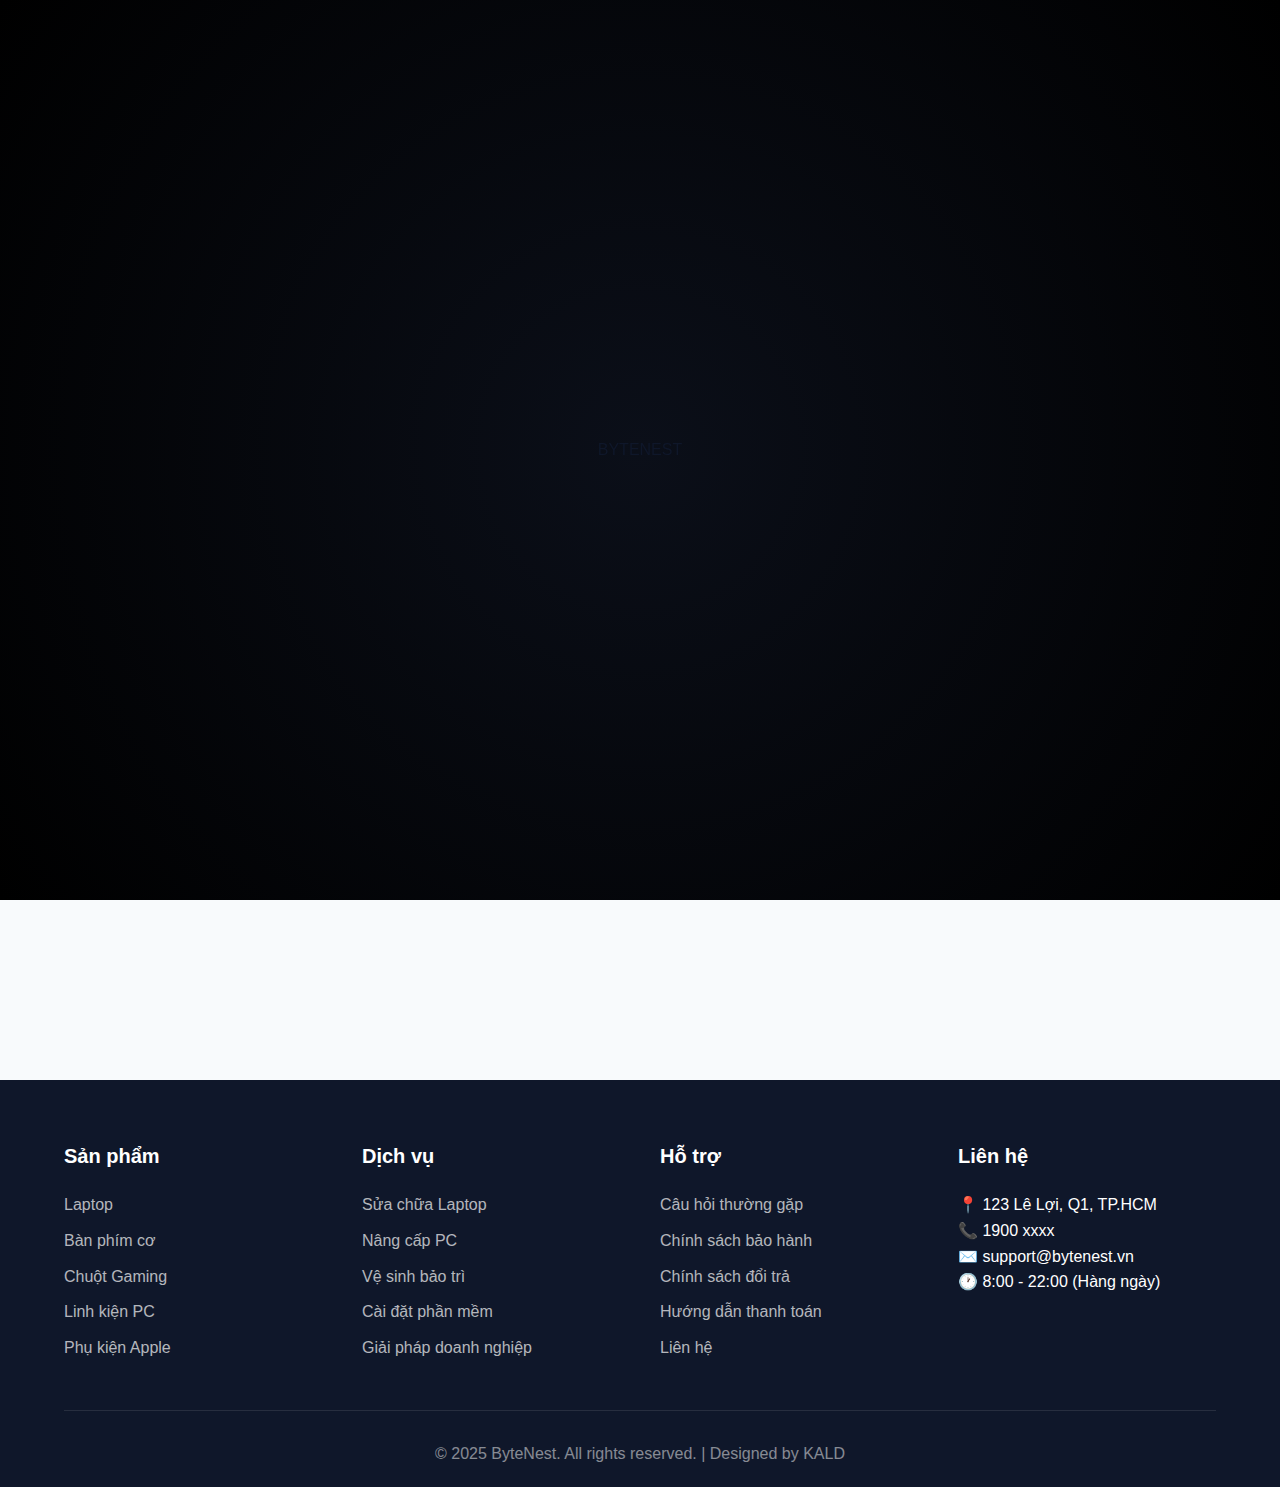
<file: services.html>
<!DOCTYPE html>
<html lang="vi">
<head>
    <meta charset="UTF-8">
    <meta name="viewport" content="width=device-width, initial-scale=1.0">
    <title>SERVICES - ByteNest</title>
    <link rel="stylesheet" href="css/style.css">
    <script src="js/main.js" defer></script>
    <script src="js/cart.js" defer></script>
    <script src="js/theme.js" defer></script>
    <script src="js/ui.js" defer></script>
    <script src="js/animations.js" defer></script>
    <link rel="icon" href="assets/favicon.ico" type="image/x-icon">
    <link rel="stylesheet" href="https://cdn.jsdelivr.net/npm/bootstrap-icons@1.11.3/font/bootstrap-icons.min.css">
</head>
<body>
    <!-- PHẦN NÀY GIỮ NGUYÊN -->
    <div id="loading-screen">
        <div class="light-sweep"></div>
        <div class="logo-reveal"><span>BYTENEST</span></div>
    </div>

    <!-- PHẦN NÀY GIỮ NGUYÊN -->
    <button id="scrollTopBtn" title="Lên đầu trang">
        <svg xmlns="http://www.w3.org/2000/svg" viewBox="0 0 24 24" fill="currentColor">
            <path d="M11.9999 10.8284L7.05019 15.7782L5.63599 14.364L11.9999 8L18.3639 14.364L16.9497 15.7782L11.9999 10.8284Z"></path>
        </svg>
    </button>

    <!-- ▼▼▼ PHẦN DUY NHẤT ĐƯỢC CHỈNH SỬA (ĐỂ SỬA LỖI CHỮ ĐỨNG YÊN) ▼▼▼ -->
    <div class="promo-bar">
        <div class="promo-content">
            
            <!-- 1. Thêm DIV bọc "marquee-text" -->
            <div class="marquee-text">
                
                <!-- 2. Bộ tin nhắn GỐC -->
                <span>🎉 FREESHIP cho đơn hàng trên 500K | Nhập mã: <strong>TECH2025</strong> giảm thêm 10%</span>
                <span>🎉 SALE OFF cho đơn hàng trên 1 triệu | Nhập mã: <strong>TOTHENESTTEC</strong> giảm thêm 20%</span>
                <span>🎉 BUILD PC ĐỘC QUYỀN | Nhập mã: <strong>BUILDNEST</strong> giảm ngay 500K</span>
                <span>🎉 DỊCH VỤ SỬA CHỮA | Nhập mã: <strong>FIXITFAST</strong> giảm 15% tổng hóa đơn</span>
                <span>🎉 MUA KÈM GEAR (Phím, Chuột) | Nhập mã: <strong>GEARUP</strong> giảm 12%</span>
                
                <!-- 3. Bộ tin nhắn LẶP LẠI (copy y hệt để chạy liền mạch) -->
                <span>🎉 FREESHIP cho đơn hàng trên 500K | Nhập mã: <strong>TECH2025</strong> giảm thêm 10%</span>
                <span>🎉 SALE OFF cho đơn hàng trên 1 triệu | Nhập mã: <strong>TOTHENESTTEC</strong> giảm thêm 20%</span>
                <span>🎉 BUILD PC ĐỘC QUYỀN | Nhập mã: <strong>BUILDNEST</strong> giảm ngay 500K</span>
                <span>🎉 DỊCH VỤ SỬA CHỮA | Nhập mã: <strong>FIXITFAST</strong> giảm 15% tổng hóa đơn</span>
                <span>🎉 MUA KÈM GEAR (Phím, Chuột) | Nhập mã: <strong>GEARUP</strong> giảm 12%</span>
            
            </div> <!-- Kết thúc .marquee-text -->
        </div> <!-- Kết thúc .promo-content -->
        
        <button class="close-promo-btn">
            <svg class="icon" xmlns="http://www.w3.org/2000/svg" fill="none" viewBox="0 0 24 24" stroke-width="1.5" stroke="currentColor">
                <path stroke-linecap="round" stroke-linejoin="round" d="M6 18L18 6M6 6l12 12" />
            </svg>
        </button>
    </div>

    <header>
        <div class="header-top">
            <a href="index.html" class="logo-link">
                <img src="assets/logo.png" alt="ByteNest Logo" class="logo">
            </a>
            
            <div class="search-bar">
                <input type="text" placeholder="Tìm kiếm sản phẩm, dịch vụ...">
                <button>
                    <svg class="icon" xmlns="http://www.w3.org/2000/svg" viewBox="0 0 24 24" fill="currentColor">
                        <path d="M18.031 16.6168L22.3137 20.8995L20.8995 22.3137L16.6168 18.031C15.0769 19.263 13.124 20 11 20C6.032 20 2 15.968 2 11C2 6.032 6.032 2 11 2C15.968 2 20 6.032 20 11C20 13.124 19.263 15.0769 18.031 16.6168ZM16.0247 15.8748C17.2475 14.6146 18 12.8956 18 11C18 7.1325 14.8675 4 11 4C7.1325 4 4 7.1325 4 11C4 14.8675 7.1325 18 11 18C12.8956 18 14.6146 17.2475 15.8748 16.0247L16.0247 15.8748Z"></path>
                    </svg>
                </button>
            </div>

            <div class="desktop-nav">
                <nav>
                    <ul>
                        <li class="dropdown">
                            <a href="products.html">Sản phẩm</a>
                            <div class="dropdown-content">
                                <div class="dropdown-section">
                                    <h4><span class="section-icon"><i class="bi bi-laptop"></i></span>PC & Laptop</h4>
                                    <a href="products.html?category=laptop">Laptop Gaming</a>
                                    <a href="products.html?category=laptop-office">Laptop Văn phòng</a>
                                    <a href="products.html?category=laptop-graphic">Laptop Đồ họa</a>
                                    <a href="products.html?category=pc">PC Gaming</a>
                                </div>
                                <div class="dropdown-section">
                                    <h4><span class="section-icon"><i class="bi bi-keyboard"></i></span>Phụ kiện | Gear</h4>
                                    <a href="products.html?category=keyboard">Bàn phím cơ</a>
                                    <a href="products.html?category=mouse">Chuột</a>
                                    <a href="products.html?category=headset">Tai nghe | Không dây</a>
                                    <a href="products.html?category=monitor">Màn hình</a>
                                    <a href="products.html?category=chair">Ghế Gaming</a>
                                </div>
                                <div class="dropdown-section">
                                    <h4><span class="section-icon"><i class="bi bi-cpu"></i></span>Linh kiện PC</h4>
                                    <a href="products.html?category=cpu">CPU</a>
                                    <a href="products.html?category=vga">VGA</a>
                                    <a href="products.html?category=ram-pc">RAM</a>
                                    <a href="products.html?category=ssd">SSD</a>
                                    <a href="products.html?category=motherboard">Mainboard</a>
                                </div>
                                <div class="dropdown-section">
                                    <h4><span class="section-icon"><i class="bi bi-memory"></i></span>Linh kiện Laptop</h4>
                                    <a href="products.html?category=ram-laptop">RAM</a>
                                    <a href="products.html?category=hdd-laptop">Ổ cứng</a>
                                    <a href="products.html?category=battery">Pin</a>
                                    <a href="products.html?category=adapter">Sạc Adapter</a>
                                </div>
                                <div class="dropdown-section">
                                    <h4><span class="section-icon"><i class="bi bi-plug"></i></span>Phụ kiện khác</h4>
                                    <a href="products.html?category=webcam">Webcam</a>
                                    <a href="products.html?category=hub">Hub & Dock</a>
                                    <a href="products.html?category=cable">Cáp & Adapter</a>
                                    <a href="products.html?category=case">Case & Bao da</a>
                                    <a href="products.html?category=other">Khác</a>
                                </div>
                            </div>
                        </li>
                        <li class="nav-item no-dropdown"><a href="services.html">Dịch vụ</a></li>
                        <li class="nav-item no-dropdown"><a href="solutions.html">Giải pháp</a></li>
                        <li class="nav-item no-dropdown"><a href="blog.html">ByteBlog</a></li>
                        <li class="nav-item no-dropdown"><a href="contact.html">Liên hệ</a></li>
                    </ul>
                </nav>
            </div>

            <div class="header-actions">
                <button class="theme-toggle-btn" onclick="toggleDarkMode()" title="Chế độ tối">
                    <svg class="icon sun" xmlns="http://www.w3.org/2000/svg" fill="none" viewBox="0 0 24 24" stroke-width="1.5" stroke="currentColor">
                        <path stroke-linecap="round" stroke-linejoin="round" d="M12 3v2.25m6.364.386l-1.591 1.591M21 12h-2.25m-.386 6.364l-1.591-1.591M12 18.75V21m-4.773-4.227l-1.591 1.591M5.25 12H3m4.227-4.773L5.636 5.636M15.75 12a3.75 3.75 0 11-7.5 0 3.75 3.75 0 017.5 0z" />
                    </svg>
                    <svg class="icon moon" xmlns="http://www.w3.org/2000/svg" fill="none" viewBox="0 0 24 24" stroke-width="1.5" stroke="currentColor">
                        <path stroke-linecap="round" stroke-linejoin="round" d="M21.752 15.002A9.718 9.718 0 0118 15.75c-5.385 0-9.75-4.365-9.75-9.75 0-1.33.266-2.597.748-3.752A9.753 9.753 0 003 11.25C3 16.635 7.365 21 12.75 21a9.753 9.753 0 009.002-5.998z" />
                    </svg>
                </button>
                <button onclick="toggleLanguage()" title="Ngôn ngữ">
                    <svg class="icon" xmlns="http://www.w3.org/2000/svg" fill="none" viewBox="0 0 24 24" stroke-width="1.5" stroke="currentColor">
                        <path stroke-linecap="round" stroke-linejoin="round" d="M10.5 21l5.25-11.25L21 21m-9-3h7.5M3 5.621a48.474 48.474 0 016-.371m0 0c1.12 0 2.233.038 3.334.114M9 5.25V3m3.334 2.364C11.176 10.658 7.69 15.08 3 17.502m9.334-12.138c.896.061 1.785.147 2.666.257m-4.589 8.495a18.023 18.023 0 01-3.827-5.802" />
                    </svg>
                </button>
                <a href="create-account.html" title="Tài khoản">
                    <svg class="icon" xmlns="http://www.w3.org/2000/svg" fill="none" viewBox="0 0 24 24" stroke-width="1.5" stroke="currentColor">
                        <path stroke-linecap="round" stroke-linejoin="round" d="M17.982 18.725A7.488 7.488 0 0012 15.75a7.488 7.488 0 00-5.982 2.975m11.963 0a9 9 0 10-11.963 0m11.963 0A8.966 8.966 0 0112 21a8.966 8.966 0 01-5.982-2.275M15 9.75a3 3 0 11-6 0 3 3 0 016 0z" />
                    </svg>
                </a>
                <button onclick="openCart()" title="Giỏ hàng">
                    <svg class="icon" xmlns="http://www.w3.org/2000/svg" fill="none" viewBox="0 0 24 24" stroke-width="1.5" stroke="currentColor">
                        <path stroke-linecap="round" stroke-linejoin="round" d="M2.25 3h1.386c.51 0 .955.343 1.087.835l.383 1.437M7.5 14.25a3 3 0 00-3 3h15.75m-12.75-3h11.218c.51 0 .962-.343 1.087-.835l1.823-6.441a.75.75 0 00-.543-.922H5.821a.75.75 0 00-.722.534L3 14.25zM7.5 14.25a3 3 0 00-3 3h15.75m-12.75-3h11.218c.51 0 .962-.343 1.087-.835l1.823-6.441a.75.75 0 00-.543-.922H5.821a.75.75 0 00-.722.534L3 14.25zM7.5 14.25h11.218m-13.5 3a3 3 0 116 0 3 3 0 01-6 0z" />
                    </svg>
                    <span class="cart-badge" id="cartCount">0</span>
                </button>
                
                <button class="mobile-menu-btn" onclick="toggleMobileMenu()" aria-expanded="false" aria-controls="mobileNav">
                    <svg class="icon" xmlns="http://www.w3.org/2000/svg" fill="none" viewBox="0 0 24 24" stroke-width="1.5" stroke="currentColor">
                        <path stroke-linecap="round" stroke-linejoin="round" d="M3.75 6.75h16.5M3.75 12h16.5m-16.5 5.25h16.5" />
                    </svg>
                </button>
            </div> 
        </div>
    </header>

    <div class="container" id="services">
        <div class="section-title">
            <h2>Dịch vụ chuyên nghiệp</h2>
            <p>Đội ngũ kỹ thuật viên giàu kinh nghiệm - Cam kết chất lượng</p>
        </div>

        <div class="services-grid">
            <div class="service-card">
                <div class="service-icon"><i class="bi bi-tools"></i></div>
                <h3>Sửa chữa Laptop/PC</h3>
                <p>Sửa chữa mọi hãng: Dell, HP, Asus, Lenovo, Macbook. Bảo hành 6 tháng.</p>
                <button class="btn" onclick="showBooking()">Đặt lịch ngay</button>
            </div>

            <div class="service-card">
                <div class="service-icon"><i class="bi bi-cpu"></i></div>
                <h3>Nâng cấp phần cứng</h3>
                <p>Nâng cấp RAM, SSD, VGA. Tư vấn cấu hình phù hợp.</p>
                <button class="btn" onclick="showBooking()">Đặt lịch ngay</button>
            </div>

            <div class="service-card">
                <div class="service-icon"><i class="bi bi-wind"></i></div>
                <h3>Vệ sinh & Bảo trì</h3>
                <p>Vệ sinh tản nhiệt, thay keo tản nhiệt, làm sạch bàn phím.</p>
                <button class="btn" onclick="showBooking()">Đặt lịch ngay</button>
            </div>

            <div class="service-card">
                <div class="service-icon"><i class="bi bi-pc-display"></i></div>
                <h3>Cài đặt phần mềm</h3>
                <p>Cài Windows, Office, phần mềm chuyên dụng. Hỗ trợ kích hoạt bản quyền.</p>
                <button class="btn" onclick="showBooking()">Đặt lịch ngay</button>
            </div>

            <div class="service-card">
                <div class="service-icon"><i class="bi bi-building"></i></div>
                <h3>Giải pháp doanh nghiệp</h3>
                <p>Tư vấn IT, setup văn phòng, quản lý hệ thống mạng.</p>
                <button class="btn" onclick="showBooking()">Liên hệ tư vấn</button>
            </div>

            <div class="service-card">
                <div class="service-icon"><i class="bi bi-joystick"></i></div>
                <h3>PC Build Custom</h3>
                <p>Thiết kế và lắp ráp PC theo yêu cầu. Tối ưu giá - hiệu năng.</p>
                <button class="btn" onclick="showBooking()">Tư vấn miễn phí</button>
            </div>
        </div>
    </div>

    <footer>
        <div class="footer-grid">

            <div class="footer-column">
                <h3>Sản phẩm</h3>
                <ul>
                    <li><a href="#">Laptop</a></li>
                    <li><a href="#">Bàn phím cơ</a></li>
                    <li><a href="#">Chuột Gaming</a></li>
                    <li><a href="#">Linh kiện PC</a></li>
                    <li><a href="#">Phụ kiện Apple</a></li>
                </ul>
            </div>

            <div class="footer-column">
                <h3>Dịch vụ</h3>
                <ul>
                    <li><a href="#">Sửa chữa Laptop</a></li>
                    <li><a href="#">Nâng cấp PC</a></li>
                    <li><a href="#">Vệ sinh bảo trì</a></li>
                    <li><a href="#">Cài đặt phần mềm</a></li>
                    <li><a href="#">Giải pháp doanh nghiệp</a></li>
                </ul>
            </div>

            <div class="footer-column">
                <h3>Hỗ trợ</h3>
                <ul>
                    <li><a href="#">Câu hỏi thường gặp</a></li>
                    <li><a href="#">Chính sách bảo hành</a></li>
                    <li><a href="#">Chính sách đổi trả</a></li>
                    <li><a href="#">Hướng dẫn thanh toán</a></li>
                    <li><a href="#">Liên hệ</a></li>
                </ul>
            </div>

            <div class="footer-column">
                <h3>Liên hệ</h3>
                <ul>
                    <li>📍 123 Lê Lợi, Q1, TP.HCM</li>
                    <li>📞 1900 xxxx</li>
                    <li>✉️ support@bytenest.vn</li>
                    <li>🕐 8:00 - 22:00 (Hàng ngày)</li>
                </ul>
            </div>
        </div>

        <div class="footer-bottom">
            <p>&copy; 2025 ByteNest. All rights reserved. | Designed by KALD</p>
        </div>
    </footer>

    <div class="popup-overlay" id="salePopup">
        <div class="popup-content">
            <button class="popup-close" onclick="closePopup()">&times;</button>
            <h2>🎉 Chào mừng đến ByteNest!</h2>
            <p>Nhận ngay mã giảm giá 15% cho đơn hàng đầu tiên</p>
            <div class="promo-code">WELCOME15</div>
            <button class="btn btn-primary" onclick="closePopup()">Bắt đầu mua sắm</button>
        </div>
    </div>


    <div class="mobile-nav-container" id="mobileNav" aria-hidden="true" role="dialog" aria-modal="true" aria-label="Navigation menu">
        <button class="mobile-menu-close" onclick="toggleMobileMenu()" data-i18n-title="nav.close">
            <svg class="icon" xmlns="http://www.w3.org/2000/svg" fill="none" viewBox="0 0 24 24" stroke-width="1.5" stroke="currentColor">
                <path stroke-linecap="round" stroke-linejoin="round" d="M6 18L18 6M6 6l12 12" />
            </svg>
        </button>
        <nav>
            <ul>
                <li><a href="index.html">Trang chủ</a></li>
                <li class="mobile-dropdown">
                    <a href="products.html" onclick="toggleMobileSubmenu(event)">Sản phẩm <span class="dropdown-arrow">▼</span></a>
                    <ul class="mobile-submenu">
                        <li><a href="products.html?category=laptop">Laptop Gaming</a></li>
                        <li><a href="products.html?category=laptop-office">Laptop Văn phòng</a></li>
                        <li><a href="products.html?category=laptop-graphic">Laptop Đồ họa</a></li>
                        <li><a href="products.html?category=macbook">MacBook</a></li>
                        <li><a href="products.html?category=pc">PC Gaming</a></li>
                        <li><a href="products.html?category=keyboard">Bàn phím cơ</a></li>
                        <li><a href="products.html?category=mouse">Chuột Gaming</a></li>
                        <li><a href="products.html?category=headset">Tai nghe Gaming</a></li>
                        <li><a href="products.html?category=cpu">CPU</a></li>
                        <li><a href="products.html?category=vga">VGA</a></li>
                        <li><a href="products.html?category=ram">RAM</a></li>
                        <li><a href="products.html?category=ssd">SSD</a></li>
                        <li><a href="products.html?category=iphone">iPhone</a></li>
                        <li><a href="products.html?category=ipad">iPad</a></li>
                        <li><a href="products.html?category=airpods">AirPods</a></li>
                    </ul>
                </li>
                <li><a href="services.html">Dịch vụ</a></li>
                <li><a href="solutions.html">Giải pháp</a></li>
                <li><a href="blog.html">ByteBlog</a></li>
                <li><a href="contact.html">Liên hệ</a></li>
            </ul>
        </nav>
    </div>
</body>
</html>
</file>
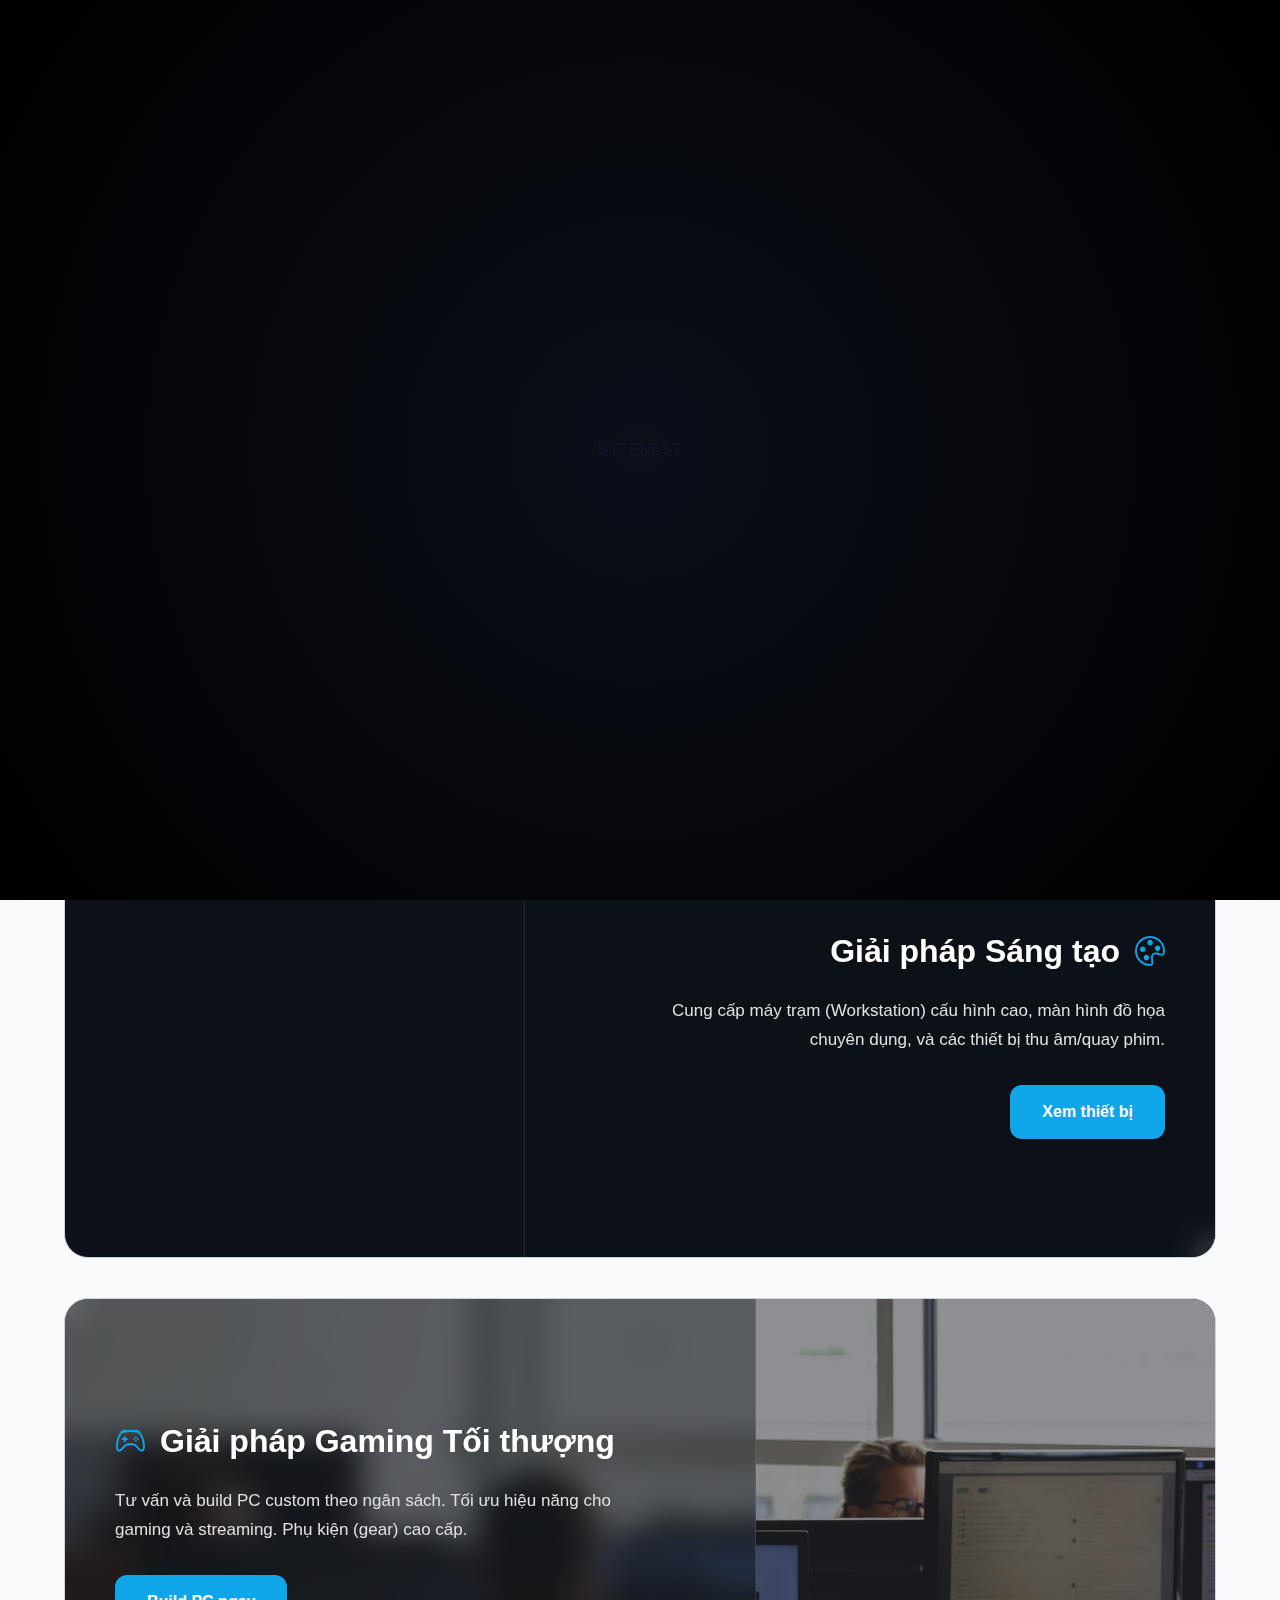
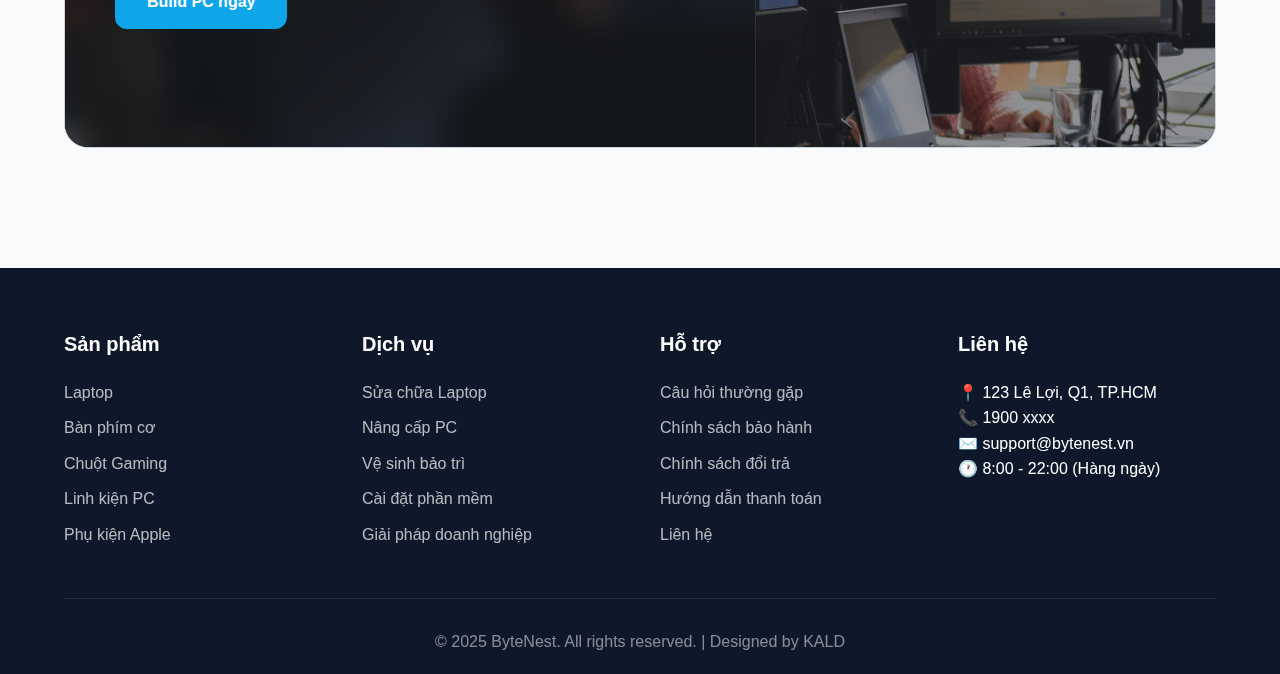
<file: solutions.html>
<!DOCTYPE html>
<html lang="vi">
<head>
    <meta charset="UTF-8">
    <meta name="viewport" content="width=device-width, initial-scale=1.0">
    <title>SOLUTIONS - ByteNest</title>
    <link rel="stylesheet" href="css/style.css">
    <script src="js/main.js" defer></script>
    <script src="js/cart.js" defer></script>
    <script src="js/theme.js" defer></script>
    <script src="js/ui.js" defer></script>
    <script src="js/animations.js" defer></script>
    <link rel="icon" href="assets/favicon.ico" type="image/x-icon">
    <link rel="stylesheet" href="https://cdn.jsdelivr.net/npm/bootstrap-icons@1.11.3/font/bootstrap-icons.min.css">
</head>
<body>
    <!-- PHẦN NÀY GIỮ NGUYÊN -->
    <div id="loading-screen">
        <div class="light-sweep"></div>
        <div class="logo-reveal"><span>BYTENEST</span></div>
    </div>

    <!-- PHẦN NÀY GIỮ NGUYÊN -->
    <button id="scrollTopBtn" title="Lên đầu trang">
        <svg xmlns="http://www.w3.org/2000/svg" viewBox="0 0 24 24" fill="currentColor">
            <path d="M11.9999 10.8284L7.05019 15.7782L5.63599 14.364L11.9999 8L18.3639 14.364L16.9497 15.7782L11.9999 10.8284Z"></path>
        </svg>
    </button>

    <!-- ▼▼▼ PHẦN DUY NHẤT ĐƯỢC CHỈNH SỬA (ĐỂ SỬA LỖI CHỮ ĐỨNG YÊN) ▼▼▼ -->
    <div class="promo-bar">
        <div class="promo-content">
            
            <!-- 1. Thêm DIV bọc "marquee-text" -->
            <div class="marquee-text">
                
                <!-- 2. Bộ tin nhắn GỐC -->
                <span>🎉 FREESHIP cho đơn hàng trên 500K | Nhập mã: <strong>TECH2025</strong> giảm thêm 10%</span>
                <span>🎉 SALE OFF cho đơn hàng trên 1 triệu | Nhập mã: <strong>TOTHENESTTEC</strong> giảm thêm 20%</span>
                <span>🎉 BUILD PC ĐỘC QUYỀN | Nhập mã: <strong>BUILDNEST</strong> giảm ngay 500K</span>
                <span>🎉 DỊCH VỤ SỬA CHỮA | Nhập mã: <strong>FIXITFAST</strong> giảm 15% tổng hóa đơn</span>
                <span>🎉 MUA KÈM GEAR (Phím, Chuột) | Nhập mã: <strong>GEARUP</strong> giảm 12%</span>
                
                <!-- 3. Bộ tin nhắn LẶP LẠI (copy y hệt để chạy liền mạch) -->
                <span>🎉 FREESHIP cho đơn hàng trên 500K | Nhập mã: <strong>TECH2025</strong> giảm thêm 10%</span>
                <span>🎉 SALE OFF cho đơn hàng trên 1 triệu | Nhập mã: <strong>TOTHENESTTEC</strong> giảm thêm 20%</span>
                <span>🎉 BUILD PC ĐỘC QUYỀN | Nhập mã: <strong>BUILDNEST</strong> giảm ngay 500K</span>
                <span>🎉 DỊCH VỤ SỬA CHỮA | Nhập mã: <strong>FIXITFAST</strong> giảm 15% tổng hóa đơn</span>
                <span>🎉 MUA KÈM GEAR (Phím, Chuột) | Nhập mã: <strong>GEARUP</strong> giảm 12%</span>
            
            </div> <!-- Kết thúc .marquee-text -->
        </div> <!-- Kết thúc .promo-content -->
        
        <button class="close-promo-btn">
            <svg class="icon" xmlns="http://www.w3.org/2000/svg" fill="none" viewBox="0 0 24 24" stroke-width="1.5" stroke="currentColor">
                <path stroke-linecap="round" stroke-linejoin="round" d="M6 18L18 6M6 6l12 12" />
            </svg>
        </button>
    </div>

    <header>
        <div class="header-top">
            <a href="index.html" class="logo-link">
                <img src="assets/logo.png" alt="ByteNest Logo" class="logo">
            </a>
            
            <div class="search-bar">
                <input type="text" placeholder="Tìm kiếm sản phẩm, dịch vụ...">
                <button>
                    <svg class="icon" xmlns="http://www.w3.org/2000/svg" viewBox="0 0 24 24" fill="currentColor">
                        <path d="M18.031 16.6168L22.3137 20.8995L20.8995 22.3137L16.6168 18.031C15.0769 19.263 13.124 20 11 20C6.032 20 2 15.968 2 11C2 6.032 6.032 2 11 2C15.968 2 20 6.032 20 11C20 13.124 19.263 15.0769 18.031 16.6168ZM16.0247 15.8748C17.2475 14.6146 18 12.8956 18 11C18 7.1325 14.8675 4 11 4C7.1325 4 4 7.1325 4 11C4 14.8675 7.1325 18 11 18C12.8956 18 14.6146 17.2475 15.8748 16.0247L16.0247 15.8748Z"></path>
                    </svg>
                </button>
            </div>

            <div class="desktop-nav">
                <nav>
                    <ul>
                        <li class="dropdown">
                            <a href="products.html">Sản phẩm</a>
                            <div class="dropdown-content">
                                <div class="dropdown-section">
                                    <h4><span class="section-icon"><i class="bi bi-laptop"></i></span>PC & Laptop</h4>
                                    <a href="products.html?category=laptop">Laptop Gaming</a>
                                    <a href="products.html?category=laptop-office">Laptop Văn phòng</a>
                                    <a href="products.html?category=laptop-graphic">Laptop Đồ họa</a>
                                    <a href="products.html?category=pc">PC Gaming</a>
                                </div>
                                <div class="dropdown-section">
                                    <h4><span class="section-icon"><i class="bi bi-keyboard"></i></span>Phụ kiện | Gear</h4>
                                    <a href="products.html?category=keyboard">Bàn phím cơ</a>
                                    <a href="products.html?category=mouse">Chuột</a>
                                    <a href="products.html?category=headset">Tai nghe | Không dây</a>
                                    <a href="products.html?category=monitor">Màn hình</a>
                                    <a href="products.html?category=chair">Ghế Gaming</a>
                                </div>
                                <div class="dropdown-section">
                                    <h4><span class="section-icon"><i class="bi bi-cpu"></i></span>Linh kiện PC</h4>
                                    <a href="products.html?category=cpu">CPU</a>
                                    <a href="products.html?category=vga">VGA</a>
                                    <a href="products.html?category=ram-pc">RAM</a>
                                    <a href="products.html?category=ssd">SSD</a>
                                    <a href="products.html?category=motherboard">Mainboard</a>
                                </div>
                                <div class="dropdown-section">
                                    <h4><span class="section-icon"><i class="bi bi-memory"></i></span>Linh kiện Laptop</h4>
                                    <a href="products.html?category=ram-laptop">RAM</a>
                                    <a href="products.html?category=hdd-laptop">Ổ cứng</a>
                                    <a href="products.html?category=battery">Pin</a>
                                    <a href="products.html?category=adapter">Sạc Adapter</a>
                                </div>
                                <div class="dropdown-section">
                                    <h4><span class="section-icon"><i class="bi bi-plug"></i></span>Phụ kiện khác</h4>
                                    <a href="products.html?category=webcam">Webcam</a>
                                    <a href="products.html?category=hub">Hub & Dock</a>
                                    <a href="products.html?category=cable">Cáp & Adapter</a>
                                    <a href="products.html?category=case">Case & Bao da</a>
                                    <a href="products.html?category=other">Khác</a>
                                </div>
                            </div>
                        </li>
                        <li class="nav-item no-dropdown"><a href="services.html">Dịch vụ</a></li>
                        <li class="nav-item no-dropdown"><a href="solutions.html">Giải pháp</a></li>
                        <li class="nav-item no-dropdown"><a href="blog.html">ByteBlog</a></li>
                        <li class="nav-item no-dropdown"><a href="contact.html">Liên hệ</a></li>
                    </ul>
                </nav>
            </div>

            <div class="header-actions">
                <button class="theme-toggle-btn" onclick="toggleDarkMode()" title="Chế độ tối">
                    <svg class="icon sun" xmlns="http://www.w3.org/2000/svg" fill="none" viewBox="0 0 24 24" stroke-width="1.5" stroke="currentColor">
                        <path stroke-linecap="round" stroke-linejoin="round" d="M12 3v2.25m6.364.386l-1.591 1.591M21 12h-2.25m-.386 6.364l-1.591-1.591M12 18.75V21m-4.773-4.227l-1.591 1.591M5.25 12H3m4.227-4.773L5.636 5.636M15.75 12a3.75 3.75 0 11-7.5 0 3.75 3.75 0 017.5 0z" />
                    </svg>
                    <svg class="icon moon" xmlns="http://www.w3.org/2000/svg" fill="none" viewBox="0 0 24 24" stroke-width="1.5" stroke="currentColor">
                        <path stroke-linecap="round" stroke-linejoin="round" d="M21.752 15.002A9.718 9.718 0 0118 15.75c-5.385 0-9.75-4.365-9.75-9.75 0-1.33.266-2.597.748-3.752A9.753 9.753 0 003 11.25C3 16.635 7.365 21 12.75 21a9.753 9.753 0 009.002-5.998z" />
                    </svg>
                </button>
                <button onclick="toggleLanguage()" title="Ngôn ngữ">
                    <svg class="icon" xmlns="http://www.w3.org/2000/svg" fill="none" viewBox="0 0 24 24" stroke-width="1.5" stroke="currentColor">
                        <path stroke-linecap="round" stroke-linejoin="round" d="M10.5 21l5.25-11.25L21 21m-9-3h7.5M3 5.621a48.474 48.474 0 016-.371m0 0c1.12 0 2.233.038 3.334.114M9 5.25V3m3.334 2.364C11.176 10.658 7.69 15.08 3 17.502m9.334-12.138c.896.061 1.785.147 2.666.257m-4.589 8.495a18.023 18.023 0 01-3.827-5.802" />
                    </svg>
                </button>
                <a href="create-account.html" title="Tài khoản">
                    <svg class="icon" xmlns="http://www.w3.org/2000/svg" fill="none" viewBox="0 0 24 24" stroke-width="1.5" stroke="currentColor">
                        <path stroke-linecap="round" stroke-linejoin="round" d="M17.982 18.725A7.488 7.488 0 0012 15.75a7.488 7.488 0 00-5.982 2.975m11.963 0a9 9 0 10-11.963 0m11.963 0A8.966 8.966 0 0112 21a8.966 8.966 0 01-5.982-2.275M15 9.75a3 3 0 11-6 0 3 3 0 016 0z" />
                    </svg>
                </a>
                <button onclick="openCart()" title="Giỏ hàng">
                    <svg class="icon" xmlns="http://www.w3.org/2000/svg" fill="none" viewBox="0 0 24 24" stroke-width="1.5" stroke="currentColor">
                        <path stroke-linecap="round" stroke-linejoin="round" d="M2.25 3h1.386c.51 0 .955.343 1.087.835l.383 1.437M7.5 14.25a3 3 0 00-3 3h15.75m-12.75-3h11.218c.51 0 .962-.343 1.087-.835l1.823-6.441a.75.75 0 00-.543-.922H5.821a.75.75 0 00-.722.534L3 14.25zM7.5 14.25a3 3 0 00-3 3h15.75m-12.75-3h11.218c.51 0 .962-.343 1.087-.835l1.823-6.441a.75.75 0 00-.543-.922H5.821a.75.75 0 00-.722.534L3 14.25zM7.5 14.25h11.218m-13.5 3a3 3 0 116 0 3 3 0 01-6 0z" />
                    </svg>
                    <span class="cart-badge" id="cartCount">0</span>
                </button>
                
                <button class="mobile-menu-btn" onclick="toggleMobileMenu()" aria-expanded="false" aria-controls="mobileNav">
                    <svg class="icon" xmlns="http://www.w3.org/2000/svg" fill="none" viewBox="0 0 24 24" stroke-width="1.5" stroke="currentColor">
                        <path stroke-linecap="round" stroke-linejoin="round" d="M3.75 6.75h16.5M3.75 12h16.5m-16.5 5.25h16.5" />
                    </svg>
                </button>
            </div> 
        </div>
    </header>

    <div class="container" id="solutions">
        <div class="section-title">
            <h2>Giải pháp Công nghệ Tinh Gọn</h2>
            <p>Các gói giải pháp tối ưu cho từng nhu cầu chuyên biệt</p>
        </div>

        <div class="banners-grid">
            
            <div class="banner-card">
                <h3><i class="bi bi-building"></i> Giải pháp Doanh nghiệp</h3>
                <p>Setup trọn gói văn phòng, hệ thống mạng, bảo mật, và cung cấp thiết bị IT đồng bộ. Dịch vụ bảo trì 24/7.</p>
                <a href="contact.html" class="btn btn-secondary">Nhận báo giá</a>
            </div>

            <div class="banner-card">
                <h3><i class="bi bi-palette"></i> Giải pháp Sáng tạo</h3>
                <p>Cung cấp máy trạm (Workstation) cấu hình cao, màn hình đồ họa chuyên dụng, và các thiết bị thu âm/quay phim.</p>
                <a href="products.html" class="btn btn-secondary">Xem thiết bị</a>
            </div>

            <div class="banner-card">
                <h3><i class="bi bi-controller"></i> Giải pháp Gaming Tối thượng</h3>
                <p>Tư vấn và build PC custom theo ngân sách. Tối ưu hiệu năng cho gaming và streaming. Phụ kiện (gear) cao cấp.</p>
                <a href="services.html" class="btn btn-secondary">Build PC ngay</a>
            </div>
            
        </div>
    </div>

    <footer>
        <div class="footer-grid">

            <div class="footer-column">
                <h3>Sản phẩm</h3>
                <ul>
                    <li><a href="#">Laptop</a></li>
                    <li><a href="#">Bàn phím cơ</a></li>
                    <li><a href="#">Chuột Gaming</a></li>
                    <li><a href="#">Linh kiện PC</a></li>
                    <li><a href="#">Phụ kiện Apple</a></li>
                </ul>
            </div>

            <div class="footer-column">
                <h3>Dịch vụ</h3>
                <ul>
                    <li><a href="#">Sửa chữa Laptop</a></li>
                    <li><a href="#">Nâng cấp PC</a></li>
                    <li><a href="#">Vệ sinh bảo trì</a></li>
                    <li><a href="#">Cài đặt phần mềm</a></li>
                    <li><a href="#">Giải pháp doanh nghiệp</a></li>
                </ul>
            </div>

            <div class="footer-column">
                <h3>Hỗ trợ</h3>
                <ul>
                    <li><a href="#">Câu hỏi thường gặp</a></li>
                    <li><a href="#">Chính sách bảo hành</a></li>
                    <li><a href="#">Chính sách đổi trả</a></li>
                    <li><a href="#">Hướng dẫn thanh toán</a></li>
                    <li><a href="#">Liên hệ</a></li>
                </ul>
            </div>

            <div class="footer-column">
                <h3>Liên hệ</h3>
                <ul>
                    <li>📍 123 Lê Lợi, Q1, TP.HCM</li>
                    <li>📞 1900 xxxx</li>
                    <li>✉️ support@bytenest.vn</li>
                    <li>🕐 8:00 - 22:00 (Hàng ngày)</li>
                </ul>
            </div>
        </div>

        <div class="footer-bottom">
            <p>&copy; 2025 ByteNest. All rights reserved. | Designed by KALD</p>
        </div>
    </footer>


    <div class="mobile-nav-container" id="mobileNav" aria-hidden="true" role="dialog" aria-modal="true" aria-label="Navigation menu">
        <button class="mobile-menu-close" onclick="toggleMobileMenu()" data-i18n-title="nav.close">
            <svg class="icon" xmlns="http://www.w3.org/2000/svg" fill="none" viewBox="0 0 24 24" stroke-width="1.5" stroke="currentColor">
                <path stroke-linecap="round" stroke-linejoin="round" d="M6 18L18 6M6 6l12 12" />
            </svg>
        </button>
        <nav>
            <ul>
                <li><a href="index.html">Trang chủ</a></li>
                <li class="mobile-dropdown">
                    <a href="products.html" onclick="toggleMobileSubmenu(event)">Sản phẩm <span class="dropdown-arrow">▼</span></a>
                    <ul class="mobile-submenu">
                        <li><a href="products.html?category=laptop">Laptop Gaming</a></li>
                        <li><a href="products.html?category=laptop-office">Laptop Văn phòng</a></li>
                        <li><a href="products.html?category=laptop-graphic">Laptop Đồ họa</a></li>
                        <li><a href="products.html?category=macbook">MacBook</a></li>
                        <li><a href="products.html?category=pc">PC Gaming</a></li>
                        <li><a href="products.html?category=keyboard">Bàn phím cơ</a></li>
                        <li><a href="products.html?category=mouse">Chuột Gaming</a></li>
                        <li><a href="products.html?category=headset">Tai nghe Gaming</a></li>
                        <li><a href="products.html?category=cpu">CPU</a></li>
                        <li><a href="products.html?category=vga">VGA</a></li>
                        <li><a href="products.html?category=ram">RAM</a></li>
                        <li><a href="products.html?category=ssd">SSD</a></li>
                        <li><a href="products.html?category=iphone">iPhone</a></li>
                        <li><a href="products.html?category=ipad">iPad</a></li>
                        <li><a href="products.html?category=airpods">AirPods</a></li>
                    </ul>
                </li>
                <li><a href="services.html">Dịch vụ</a></li>
                <li><a href="solutions.html">Giải pháp</a></li>
                <li><a href="blog.html">ByteBlog</a></li>
                <li><a href="contact.html">Liên hệ</a></li>
            </ul>
        </nav>
    </div>
</body>
</html>
</file>
<file: css/style.css>
@import url('base.css');
@import url('components/promo-bar.css');
@import url('components/header.css');
@import url('components/footer.css');
@import url('components/popup.css');
@import url('components/theme.css');
@import url('components/chatbot.css');
@import url('pages/home.css');
@import url('pages/products.css');
@import url('pages/services.css');
@import url('pages/solutions.css');
@import url('pages/blog.css');
</file>
<file: css/pages/cart.css>
/* ======================= CART PAGE STYLES ======================= */

#cart {
    padding: 3rem 0;
    min-height: 70vh;
}

#cart .section-title {
    text-align: center;
    margin-bottom: 3rem;
    animation: fadeInDown 0.6s ease;
}

#cart .section-title h2 {
    font-size: 2.5rem;
    font-weight: 800;
    background: var(--primary-gradient);
    -webkit-background-clip: text;
    -webkit-text-fill-color: transparent;
    background-clip: text;
    margin-bottom: 0.75rem;
}

#cart .section-title p {
    color: var(--text-light);
    font-size: 1.1rem;
    max-width: 600px;
    margin: 0 auto;
}

/* Cart Grid Layout */
.cart-grid {
    display: grid;
    grid-template-columns: 1fr 400px;
    gap: 2.5rem;
    margin-top: 2rem;
    animation: fadeInUp 0.6s ease;
}

/* Cart Items Section */
.cart-items {
    background: var(--bg-light);
    border-radius: 20px;
    padding: 2rem;
    box-shadow: 0 10px 40px rgba(0,0,0,0.08);
    border: 1px solid var(--border-color);
    transition: box-shadow 0.3s ease;
}

.cart-items:hover {
    box-shadow: 0 15px 50px rgba(0,0,0,0.12);
}

.cart-items h3 {
    font-size: 1.5rem;
    margin-bottom: 1.5rem;
    border-bottom: 3px solid var(--primary-color);
    padding-bottom: 0.75rem;
    color: var(--text-dark);
    font-weight: 700;
}

/* Screen reader only class */
.sr-only {
    position: absolute;
    width: 1px;
    height: 1px;
    padding: 0;
    margin: -1px;
    overflow: hidden;
    clip: rect(0, 0, 0, 0);
    white-space: nowrap;
    border-width: 0;
}

/* Empty Cart State */
.cart-empty {
    text-align: center;
    padding: 4rem 2rem;
    animation: fadeIn 0.5s ease;
}

.cart-empty::before {
    content: "🛒";
    display: block;
    font-size: 5rem;
    margin-bottom: 1rem;
    opacity: 0.3;
}

.cart-empty p {
    font-size: 1.25rem;
    color: var(--text-gray);
    margin-bottom: 2rem;
    font-weight: 500;
}

.cart-empty .btn {
    display: inline-block;
    padding: 1rem 2.5rem;
    background: linear-gradient(135deg, #667eea 0%, #764ba2 100%) !important;
    color: white !important;
    border-radius: 30px;
    text-decoration: none !important;
    font-weight: 700;
    font-size: 1.1rem;
    transition: all 0.3s ease;
    box-shadow: 0 5px 20px rgba(111, 76, 255, 0.3);
    border: none;
}

.cart-empty .btn:hover {
    transform: translateY(-3px);
    box-shadow: 0 8px 30px rgba(111, 76, 255, 0.4);
    color: white !important;
    text-decoration: none !important;
}

/* Cart Item Card */
.cart-item {
    display: flex;
    gap: 1.5rem;
    padding: 1.5rem;
    border: 2px solid var(--border-color);
    border-radius: 15px;
    margin-bottom: 1.5rem;
    background: #fff;
    transition: all 0.3s ease;
    animation: slideInLeft 0.4s ease;
}

.cart-item:hover {
    border-color: var(--primary-color);
    box-shadow: 0 8px 30px rgba(0,0,0,0.1);
    transform: translateY(-2px);
}

.cart-item-image {
    width: 120px;
    height: 120px;
    object-fit: contain;
    border-radius: 12px;
    flex-shrink: 0;
    background: #f8f9fa;
    padding: 0.5rem;
    border: 1px solid var(--border-color);
}

.cart-item-details {
    flex: 1;
    display: flex;
    flex-direction: column;
    justify-content: space-between;
}

.cart-item-title {
    font-size: 1.2rem;
    font-weight: 700;
    color: var(--text-dark);
    margin-bottom: 0.5rem;
    line-height: 1.4;
}

.cart-item-price {
    font-size: 1.3rem;
    color: var(--primary-color);
    font-weight: 800;
    margin-bottom: 0.75rem;
}

.cart-item-actions {
    display: flex;
    align-items: center;
    gap: 1.5rem;
    flex-wrap: wrap;
}

.quantity-controls {
    display: flex;
    align-items: center;
    gap: 0.75rem;
    border: 2px solid var(--border-color);
    border-radius: 30px;
    padding: 0.5rem 1rem;
    background: #f8f9fa;
}

.quantity-controls button {
    background: var(--primary-gradient);
    border: none;
    width: 32px;
    height: 32px;
    display: flex;
    align-items: center;
    justify-content: center;
    cursor: pointer;
    border-radius: 50%;
    color: white;
    font-size: 1.3rem;
    font-weight: 700;
    transition: all 0.3s ease;
    box-shadow: 0 2px 8px rgba(111, 76, 255, 0.3);
}

.quantity-controls button:hover:not(:disabled) {
    transform: scale(1.1);
    box-shadow: 0 4px 12px rgba(111, 76, 255, 0.4);
}

.quantity-controls button:disabled {
    opacity: 0.4;
    cursor: not-allowed;
    background: #ccc;
}

.quantity-controls span {
    min-width: 35px;
    text-align: center;
    font-weight: 700;
    font-size: 1.1rem;
    color: var(--text-dark);
}

.remove-item-btn {
    background: #fff;
    border: 2px solid #e74c3c;
    color: #e74c3c;
    cursor: pointer;
    font-size: 0.95rem;
    font-weight: 600;
    padding: 0.5rem 1.25rem;
    border-radius: 25px;
    transition: all 0.3s ease;
}

.remove-item-btn:hover {
    background: #e74c3c;
    color: white;
    transform: translateY(-2px);
    box-shadow: 0 4px 12px rgba(231, 76, 60, 0.3);
}

/* Cart Summary Sidebar */
.cart-summary {
    background: var(--bg-light);
    border-radius: 20px;
    padding: 2rem;
    box-shadow: 0 10px 40px rgba(0,0,0,0.08);
    border: 1px solid var(--border-color);
    height: fit-content;
    position: sticky;
    top: 100px;
    animation: slideInRight 0.6s ease;
}

.cart-summary h3 {
    font-size: 1.6rem;
    font-weight: 700;
    margin-bottom: 1.5rem;
    color: var(--text-dark);
    border-bottom: 3px solid var(--primary-color);
    padding-bottom: 0.75rem;
}

.summary-row {
    display: flex;
    justify-content: space-between;
    padding: 1rem 0;
    border-bottom: 1px solid var(--border-color);
    font-size: 1.05rem;
    color: var(--text-gray);
}

.summary-row span:first-child {
    font-weight: 500;
}

.summary-row span:last-child {
    font-weight: 700;
    color: var(--text-dark);
}

.summary-row:last-of-type {
    border-bottom: none;
}

.summary-row.total {
    font-size: 1.5rem;
    font-weight: 800;
    color: var(--primary-color);
    margin-top: 1rem;
    padding-top: 1.5rem;
    border-top: 3px solid var(--border-color);
}

/* Payment Methods */
.payment-methods {
    margin: 1.5rem 0 1rem 0;
    padding: 1.5rem 0 1rem 0;
    border-top: 2px solid var(--border-color);
    border-bottom: 2px solid var(--border-color);
}

.payment-methods h4 {
    font-size: 1rem;
    font-weight: 700;
    background: var(--primary-gradient);
    -webkit-background-clip: text;
    -webkit-text-fill-color: transparent;
    background-clip: text;
    margin-bottom: 1rem;
    text-align: center;
    text-transform: uppercase;
    letter-spacing: 1px;
}

.payment-icons {
    display: grid;
    grid-template-columns: repeat(3, 1fr);
    gap: 0.75rem;
    align-items: center;
}

.payment-icons img {
    width: 100%;
    height: 40px;
    min-height: 40px;
    object-fit: contain;
    padding: 0.5rem;
    background: #fff;
    border: 1px solid var(--border-color);
    border-radius: 8px;
    transition: all 0.3s ease;
    cursor: pointer;
    display: block;
}

.payment-icons img:hover {
    transform: translateY(-3px);
    box-shadow: 0 6px 20px rgba(111, 76, 255, 0.2);
    border-color: var(--primary-color);
}

.cart-summary .btn {
    width: 100%;
    padding: 1.25rem;
    border: none;
    border-radius: 30px;
    font-size: 1.1rem;
    font-weight: 700;
    cursor: pointer;
    margin-top: 0.75rem;
    transition: all 0.3s ease;
    text-transform: uppercase;
    letter-spacing: 0.5px;
}

.cart-summary .btn-primary {
    background: var(--primary-gradient);
    color: white;
    box-shadow: 0 5px 20px rgba(111, 76, 255, 0.3);
}

.cart-summary .btn-primary:hover:not(:disabled) {
    transform: translateY(-3px);
    box-shadow: 0 8px 30px rgba(111, 76, 255, 0.4);
}

.cart-summary .btn-primary:disabled {
    opacity: 0.5;
    cursor: not-allowed;
    transform: none;
}

.cart-summary .btn-secondary {
    background: #fff !important;
    border: 2px solid #e74c3c !important;
    color: #e74c3c !important;
}

.cart-summary .btn-secondary:hover {
    background: #e74c3c !important;
    color: white !important;
    border-color: #e74c3c !important;
    transform: translateY(-3px);
    box-shadow: 0 6px 20px rgba(231, 76, 60, 0.3);
}

/* Animations */
@keyframes fadeInDown {
    from {
        opacity: 0;
        transform: translateY(-20px);
    }
    to {
        opacity: 1;
        transform: translateY(0);
    }
}

@keyframes fadeInUp {
    from {
        opacity: 0;
        transform: translateY(20px);
    }
    to {
        opacity: 1;
        transform: translateY(0);
    }
}

@keyframes slideInLeft {
    from {
        opacity: 0;
        transform: translateX(-30px);
    }
    to {
        opacity: 1;
        transform: translateX(0);
    }
}

@keyframes slideInRight {
    from {
        opacity: 0;
        transform: translateX(30px);
    }
    to {
        opacity: 1;
        transform: translateX(0);
    }
}

@keyframes fadeIn {
    from {
        opacity: 0;
    }
    to {
        opacity: 1;
    }
}

/* Responsive Design */
@media (max-width: 1024px) {
    .cart-grid {
        grid-template-columns: 1fr;
        gap: 2rem;
    }

    .cart-summary {
        position: relative;
        top: 0;
    }
}

@media (max-width: 768px) {
    #cart {
        padding: 2rem 0;
    }

    #cart .section-title h2 {
        font-size: 2rem;
    }

    .cart-items,
    .cart-summary {
        padding: 1.5rem;
        border-radius: 15px;
    }

    .cart-item {
        flex-direction: column;
        align-items: center;
        text-align: center;
        padding: 1.25rem;
    }

    .cart-item-image {
        width: 150px;
        height: 150px;
    }

    .cart-item-details {
        width: 100%;
    }

    .cart-item-actions {
        justify-content: center;
        width: 100%;
    }

    .payment-icons {
        grid-template-columns: repeat(2, 1fr);
        gap: 0.5rem;
    }

    .payment-icons img {
        height: 35px;
    }
}

@media (max-width: 480px) {
    #cart {
        padding: 1.5rem 0;
    }

    #cart .section-title h2 {
        font-size: 1.75rem;
    }

    #cart .section-title p {
        font-size: 1rem;
    }

    .cart-item-image {
        width: 130px;
        height: 130px;
    }

    .cart-item-title {
        font-size: 1.05rem;
    }

    .cart-summary .btn {
        font-size: 1rem;
        padding: 1rem;
    }

    .summary-row {
        font-size: 0.95rem;
    }

    .summary-row.total {
        font-size: 1.3rem;
    }

    .cart-empty::before {
        font-size: 4rem;
    }

    .cart-empty p {
        font-size: 1.1rem;
    }

    .payment-icons {
        grid-template-columns: repeat(2, 1fr);
    }

    .payment-icons img {
        height: 32px;
    }

    .payment-methods h4 {
        font-size: 0.9rem;
    }
}

/* Dark Mode Support */
body.dark-mode #cart .section-title h2 {
    background: linear-gradient(135deg, #a78bfa 0%, #818cf8 100%);
    -webkit-background-clip: text;
    -webkit-text-fill-color: transparent;
    background-clip: text;
}

body.dark-mode .cart-items,
body.dark-mode .cart-summary {
    background: var(--bg-dark);
    border-color: rgba(255, 255, 255, 0.1);
}

body.dark-mode .cart-item {
    background: rgba(255, 255, 255, 0.05);
    border-color: rgba(255, 255, 255, 0.1);
}

body.dark-mode .cart-item:hover {
    border-color: var(--primary-color);
}

body.dark-mode .cart-item-image {
    background: rgba(255, 255, 255, 0.05);
    border-color: rgba(255, 255, 255, 0.1);
}

body.dark-mode .quantity-controls {
    background: rgba(255, 255, 255, 0.05);
    border-color: rgba(255, 255, 255, 0.2);
}

body.dark-mode .remove-item-btn {
    background: rgba(231, 76, 60, 0.1);
}

body.dark-mode .cart-summary .btn-secondary {
    border-color: rgba(255, 255, 255, 0.2);
}

body.dark-mode .cart-summary .btn-secondary:hover {
    background: rgba(255, 255, 255, 0.05);
}

body.dark-mode .payment-icons img {
    background: rgba(255, 255, 255, 0.95);
    border-color: rgba(255, 255, 255, 0.2);
}

body.dark-mode .payment-icons img:hover {
    border-color: var(--primary-color);
    background: #fff;
}
</file>
<file: css/pages/contact.css>
/* CONTACT PAGE STYLES */

body {
  background: linear-gradient(135deg, var(--bg-gray), var(--bg-light));
}
.container#contact {
  background: rgba(255, 255, 255, 0.03);
  backdrop-filter: blur(12px);
  border-radius: 20px;
  padding: 40px;
  box-shadow: 0 0px 0px rgba(0,0,0,0.2);
}


/* === Layout === */
.contact-grid {
    display: grid;
    grid-template-columns: 1fr 1fr;
    gap: 40px;
    margin-top: 40px;
}

/* === Contact Info === */
.contact-info h3 {
    font-size: 22px;
    color: var(--text-dark);
    margin-bottom: 10px;
}

.contact-info p {
    color: var(--text-gray);
    margin-bottom: 20px;
}

.contact-info ul {
    list-style: none;
    padding-left: 0;
}

.contact-info li {
    font-size: 16px;
    margin-bottom: 20px;
    display: flex;
    align-items: center;
    gap: 15px;
    color: var(--text-gray);
    transition: all 0.3s ease;
}

.contact-info li:hover {
    color: var(--primary-color);
    transform: translateX(5px);
}

.icon-text {
    font-size: 24px;
    width: 30px;
    text-align: center;
}

/* === Map === */
.contact-map iframe {
    width: 100%;
    height: 300px;
    border-radius: 15px;
    border: 2px solid var(--border-color);
    margin-top: 20px;
    transition: all 0.4s ease;
}

.contact-map iframe:hover {
    border-color: var(--primary-color);
    box-shadow: 0 0 20px rgba(99, 102, 241, 0.25);
}

/* === Contact Form === */
.contact-form h3 {
    font-size: 22px;
    color: var(--text-dark);
    margin-bottom: 20px;
}

.form-group {
    margin-bottom: 20px;
}

.form-group label {
    display: block;
    margin-bottom: 8px;
    font-weight: 600;
    color: var(--text-dark);
}

.form-group input,
.form-group textarea {
    width: 100%;
    padding: 12px 20px;
    border: 2px solid var(--border-color);
    border-radius: 25px;
    font-size: 14px;
    background: var(--bg-gray);
    color: var(--text-dark);
    transition: all 0.3s ease;
}

.form-group textarea {
    border-radius: 15px;
    min-height: 150px;
    resize: vertical;
}

.form-group input:focus,
.form-group textarea:focus {
    outline: none;
    border-color: var(--primary-color);
    box-shadow: 0 0 0 3px rgba(99, 102, 241, 0.15);
    background: var(--bg-light);
}

/* === Submit Button === */
.contact-form .btn-primary {
    width: 100%;
    background: var(--primary-color);
    color: white;
    border: none;
    border-radius: 25px;
    padding: 14px;
    font-weight: 600;
    cursor: pointer;
    transition: all 0.3s ease;
}

.contact-form .btn-primary:hover {
    background: var(--accent-color);
    transform: translateY(-3px);
    box-shadow: 0 10px 25px rgba(0,0,0,0.15);
}

/* === Animation on load === */
@keyframes fadeInUp {
    from {
        opacity: 0;
        transform: translateY(15px);
    }
    to {
        opacity: 1;
        transform: translateY(0);
    }
}

.contact-grid > div {
    animation: fadeInUp 0.8s ease both;
}

/* Delay the form for subtle stagger effect */
.contact-grid .contact-form {
    animation-delay: 0.2s;
}

/* === Responsive === */
@media (max-width: 992px) {
    .contact-grid {
        gap: 30px;
    }
}

@media (max-width: 768px) {
    .contact-grid {
        grid-template-columns: 1fr;
    }

    .contact-form .btn-primary {
        font-size: 15px;
    }
}
/* === End of contact.css === */
</file>
<file: css/pages/account.css>
/* ============================================
   ByteNest Account Page - Tech Blue Theme 2025
============================================ */

/* --- Bảng màu Tech Blue --- */
:root {
  --primary-color: #2563EB;      /* Xanh công nghệ mạnh */
  --accent-color: #0EA5E9;       /* Cyan ánh sáng */
  --bg-light: #F1F5F9;           /* Nền sáng */
  --bg-dark: #0A192F;            /* Nền tối - dùng cho phần branding */
  --bg-gray: #1E293B;            /* Xám đậm */
  --text-dark: #1E293B;          /* Chữ chính */
  --text-light: #94A3B8;         /* Chữ phụ */
  --border-color: #CBD5E1;       /* Viền mờ */
  --hover-color: #1D4ED8;        /* Màu hover đậm */
  --success-color: #22C55E;      /* Xanh tín hiệu */
  --danger-color: #EF4444;       /* Đỏ cảnh báo */
}

/* --- Thiết kế chung --- */
body.account-page {
  font-family: -apple-system, BlinkMacSystemFont, "Segoe UI", Roboto, Helvetica, Arial, sans-serif;
  background: var(--bg-light);
  color: var(--text-dark);
  margin: 0;
  padding: 0;
  box-sizing: border-box;
  -webkit-font-smoothing: antialiased;
}

.account-page *, .account-page *:before, .account-page *:after {
  box-sizing: inherit;
}

.account-container {
  display: flex;
  justify-content: center;
  align-items: center;
  min-height: 100vh;
  padding: 20px;
}

/* --- Card chính --- */
.account-card {
  display: flex;
  width: 100%;
  max-width: 1000px;
  background: #FFFFFF;
  border-radius: 20px;
  box-shadow: 0 10px 30px rgba(0,0,0,0.08);
  overflow: hidden;
}

/* --- Cột trái (Branding) --- */
.account-branding {
  flex-basis: 40%;
  background: linear-gradient(135deg, var(--primary-color), var(--accent-color));
  background-size: 200% 200%;
  animation: gradientShift 8s ease infinite, fadeInBranding 1.5s ease forwards;
  color: #fff;
  padding: 50px 40px;
  display: flex;
  flex-direction: column;
  justify-content: center;
  align-items: center;
  text-align: center;
  position: relative;
  overflow: hidden;
}

/* --- Hiệu ứng ánh sáng lan --- */
.account-branding::after {
  content: "";
  position: absolute;
  top: -50%;
  left: -50%;
  width: 200%;
  height: 200%;
  background: radial-gradient(circle at 30% 30%, rgba(255,255,255,0.15), transparent 70%);
  animation: lightPulse 6s ease-in-out infinite;
  z-index: 0;
}

/* --- Particle Layer --- */
.account-branding .particles {
  position: absolute;
  inset: 0;
  overflow: hidden;
  z-index: 0;
}

.particle {
  position: absolute;
  width: 6px;
  height: 6px;
  border-radius: 50%;
  background: rgba(255, 255, 255, 0.35);
  box-shadow: 0 0 10px rgba(255, 255, 255, 0.6);
  animation: floatParticle linear infinite;
}

/* Tạo ngẫu nhiên bằng nth-child */
.particle:nth-child(1) { top: 20%; left: 10%; animation-duration: 8s; animation-delay: 0s; }
.particle:nth-child(2) { top: 60%; left: 30%; animation-duration: 10s; animation-delay: 2s; }
.particle:nth-child(3) { top: 80%; left: 70%; animation-duration: 9s; animation-delay: 1s; }
.particle:nth-child(4) { top: 40%; left: 90%; animation-duration: 7s; animation-delay: 3s; }
.particle:nth-child(5) { top: 10%; left: 50%; animation-duration: 11s; animation-delay: 1.5s; }
.particle:nth-child(6) { top: 85%; left: 25%; animation-duration: 12s; animation-delay: 0.5s; }

/* --- Logo và text nổi bật hơn --- */
.account-branding .logo,
.account-branding h1,
.account-branding p {
  position: relative;
  z-index: 1;
}

.account-branding h1 {
  font-size: 32px;
  font-weight: 700;
  margin: 10px 0;
  letter-spacing: 0.5px;
  text-shadow: 0 0 15px rgba(255,255,255,0.35);
}

.account-branding p {
  font-size: 15px;
  color: rgba(255,255,255,0.85);
}

/* --- Animation Keyframes --- */
@keyframes gradientShift {
  0% { background-position: 0% 50%; }
  50% { background-position: 100% 50%; }
  100% { background-position: 0% 50%; }
}

@keyframes lightPulse {
  0%, 100% { opacity: 0.4; transform: scale(1); }
  50% { opacity: 0.7; transform: scale(1.05); }
}

@keyframes fadeInBranding {
  0% { opacity: 0; transform: translateY(30px) scale(0.95); }
  100% { opacity: 1; transform: translateY(0) scale(1); }
}

@keyframes floatParticle {
  0% { transform: translateY(0) scale(1); opacity: 0.8; }
  50% { transform: translateY(-40px) scale(1.2); opacity: 1; }
  100% { transform: translateY(0) scale(1); opacity: 0.8; }
}

/* --- Form --- */
.account-form {
  flex-basis: 60%;
  padding: 50px 40px;
  background: #FFFFFF;
}

.account-form h2 {
  margin-bottom: 30px;
  color: var(--text-dark);
  font-size: 26px;
  font-weight: 700;
}

/* --- Chuyển ngôn ngữ --- */
.language-switcher {
  text-align: right;
  margin-bottom: 10px;
}

.language-switcher button {
  background: none;
  border: none;
  cursor: pointer;
  font-size: 14px;
  font-weight: 600;
  color: var(--text-light);
  padding: 5px;
  transition: color 0.3s ease;
}

.language-switcher button:hover {
  color: var(--primary-color);
}

/* --- Form input --- */
.form-group {
  margin-bottom: 20px;
}

.form-group label {
  display: block;
  margin-bottom: 8px;
  font-weight: 600;
  color: var(--text-light);
  font-size: 14px;
}

.form-group input {
  width: 100%;
  padding: 14px 18px;
  border: 1px solid var(--border-color);
  border-radius: 8px;
  background: #fff;
  color: var(--text-dark);
  font-size: 16px;
  transition: all 0.3s ease;
}

.form-group input:focus {
  outline: none;
  border-color: var(--accent-color);
  box-shadow: 0 0 0 3px rgba(37,99,235,0.15);
}

/* --- Nút chính --- */
.btn.btn-primary {
  display: block;
  width: 100%;
  padding: 16px 20px;
  margin-top: 10px;
  border: none;
  border-radius: 8px;
  background: var(--primary-color);
  color: #fff;
  font-size: 16px;
  font-weight: 700;
  text-transform: uppercase;
  letter-spacing: 0.5px;
  cursor: pointer;
  transition: all 0.3s ease;
  box-shadow: 0 4px 12px rgba(37,99,235,0.25);
}

.btn.btn-primary:hover {
  background: var(--hover-color);
  transform: translateY(-2px);
  box-shadow: 0 6px 16px rgba(37,99,235,0.35);
}

/* --- Footer --- */
.form-footer {
  text-align: center;
  margin-top: 25px;
  color: var(--text-light);
}

.form-footer a {
  color: var(--primary-color);
  text-decoration: none;
  font-weight: 600;
  transition: color 0.3s ease;
}

.form-footer a:hover {
  text-decoration: underline;
}

/* --- Responsive --- */
@media (max-width: 800px) {
  .account-card {
    flex-direction: column;
    margin: 20px 0;
  }

  .account-branding, .account-form {
    flex-basis: 100%;
    padding: 40px 30px;
  }

  .account-branding {
    border-radius: 20px 20px 0 0;
  }
}
</file>
